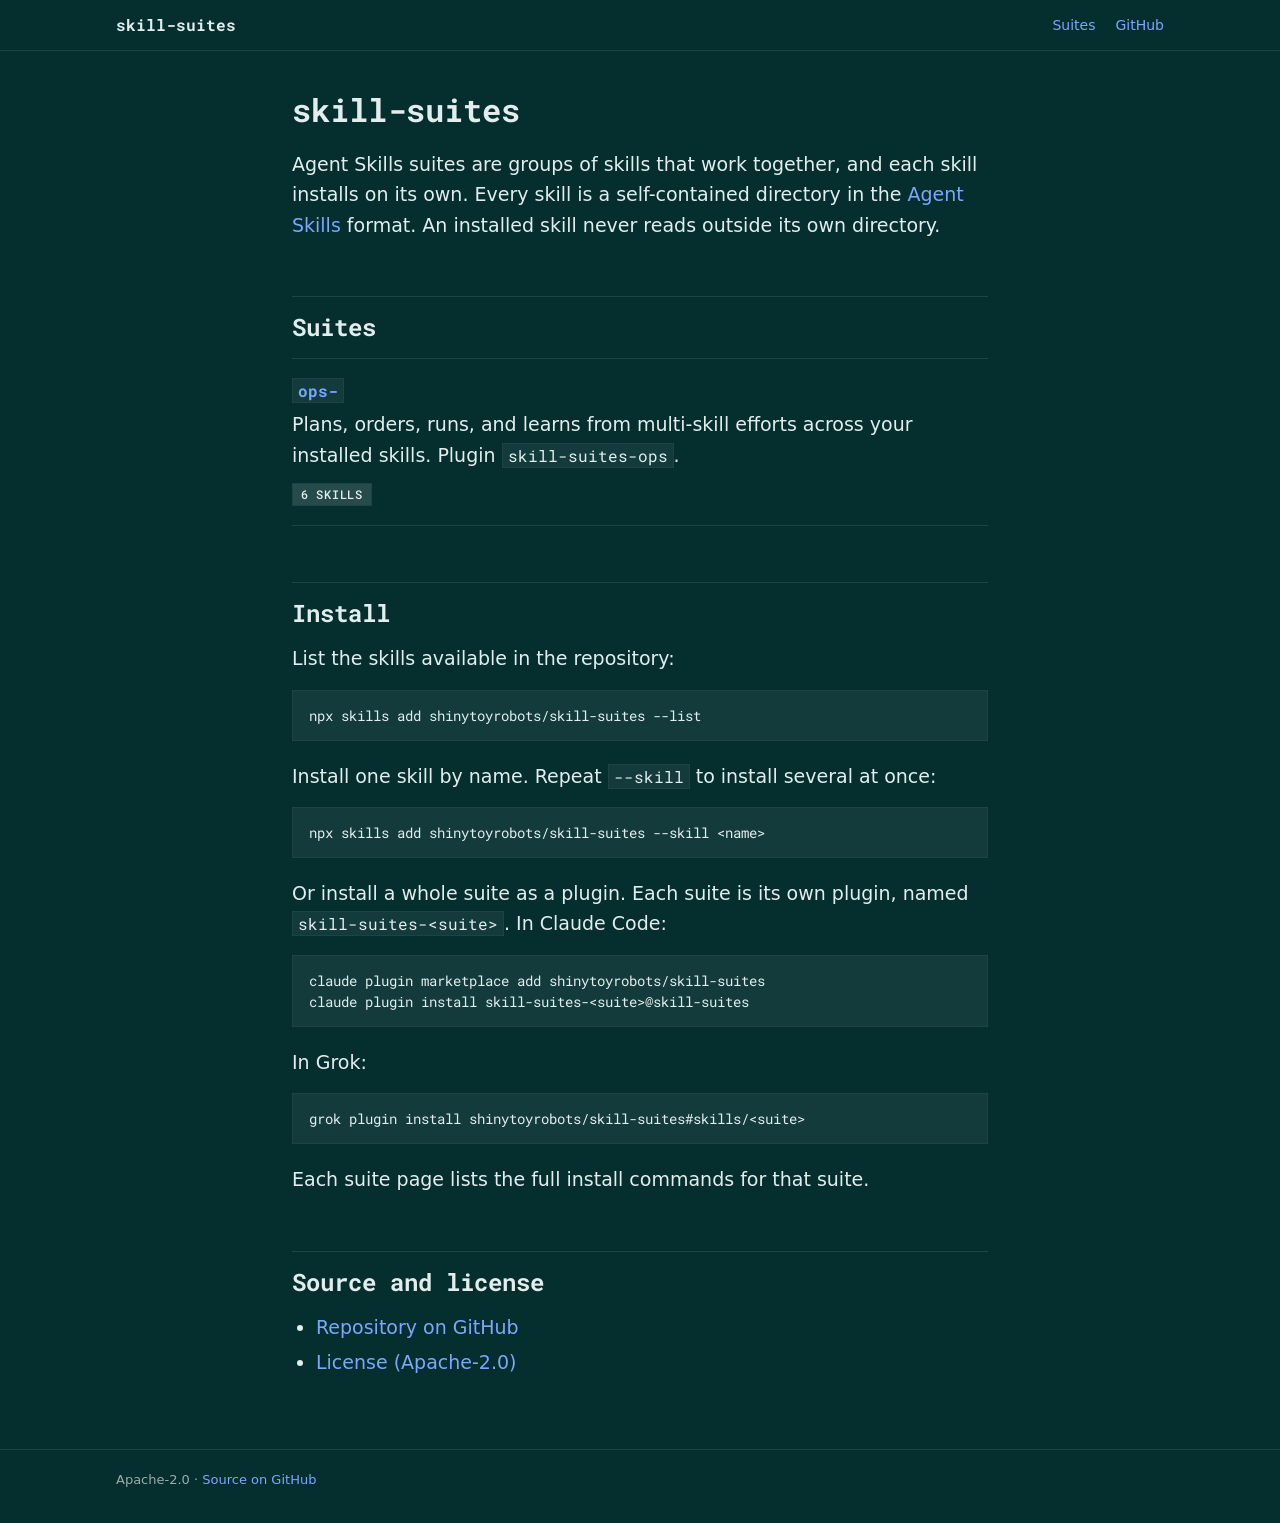
<file: index.html>
<!doctype html>
<html lang="en">
<head>
<meta charset="utf-8">
<meta name="viewport" content="width=device-width, initial-scale=1">
<title>skill-suites</title>
<meta name="description" content="Agent Skills suites: groups of skills that work together, each installable on its own.">
<link rel="preconnect" href="https://fonts.googleapis.com">
<link rel="preconnect" href="https://fonts.gstatic.com" crossorigin>
<link rel="stylesheet" href="https://fonts.googleapis.com/css2?family=Roboto+Mono:ital,wght@0,400;0,500;0,700;1,400&amp;display=swap">
<link rel="stylesheet" href="assets/site.css">
</head>
<body>
<a class="skip-link" href="#main">Skip to content</a>

<header class="topbar">
  <div class="topbar-inner">
    <a class="brand" href="./">skill-suites</a>
    <nav aria-label="Site">
      <ul>
        <li><a href="#suites">Suites</a></li>
        <li><a href="https://github.com/shinytoyrobots/skill-suites">GitHub</a></li>
      </ul>
    </nav>
  </div>
</header>

<main id="main" class="page">
  <h1>skill-suites</h1>
  <p class="lede">Agent Skills suites are groups of skills that work together, and each skill installs on its own. Every skill is a self-contained directory in the <a href="https://agentskills.io">Agent Skills</a> format. An installed skill never reads outside its own directory.</p>

  <h2 id="suites">Suites<a class="anchor" href="#suites" aria-label="Link to this section">#</a></h2>
  <!-- To add a suite: add one <li> to this list, following the ops- entry, with its plugin name (skill-suites-<suite>). Nothing else on this page changes. -->
  <ul class="suite-list">
    <li>
      <a class="suite-name" href="ops/"><code>ops-</code></a>
      <p>Plans, orders, runs, and learns from multi-skill efforts across your installed skills. Plugin <code>skill-suites-ops</code>.</p>
      <span class="label">6 skills</span>
    </li>
  </ul>

  <h2 id="install">Install<a class="anchor" href="#install" aria-label="Link to this section">#</a></h2>
  <p>List the skills available in the repository:</p>
  <pre><code class="language-sh">npx skills add shinytoyrobots/skill-suites --list</code></pre>
  <p>Install one skill by name. Repeat <code>--skill</code> to install several at once:</p>
  <pre><code class="language-sh">npx skills add shinytoyrobots/skill-suites --skill &lt;name&gt;</code></pre>
  <p>Or install a whole suite as a plugin. Each suite is its own plugin, named <code>skill-suites-&lt;suite&gt;</code>. In Claude Code:</p>
  <pre><code class="language-sh">claude plugin marketplace add shinytoyrobots/skill-suites
claude plugin install skill-suites-&lt;suite&gt;@skill-suites</code></pre>
  <p>In Grok:</p>
  <pre><code class="language-sh">grok plugin install shinytoyrobots/skill-suites#skills/&lt;suite&gt;</code></pre>
  <p>Each suite page lists the full install commands for that suite.</p>

  <h2 id="source">Source and license<a class="anchor" href="#source" aria-label="Link to this section">#</a></h2>
  <ul>
    <li><a href="https://github.com/shinytoyrobots/skill-suites">Repository on GitHub</a></li>
    <li><a href="https://github.com/shinytoyrobots/skill-suites/blob/main/LICENSE">License (Apache-2.0)</a></li>
  </ul>
</main>

<footer class="footer">
  <div class="footer-inner">
    <p>Apache-2.0 · <a href="https://github.com/shinytoyrobots/skill-suites">Source on GitHub</a></p>
  </div>
</footer>
</body>
</html>
</file>
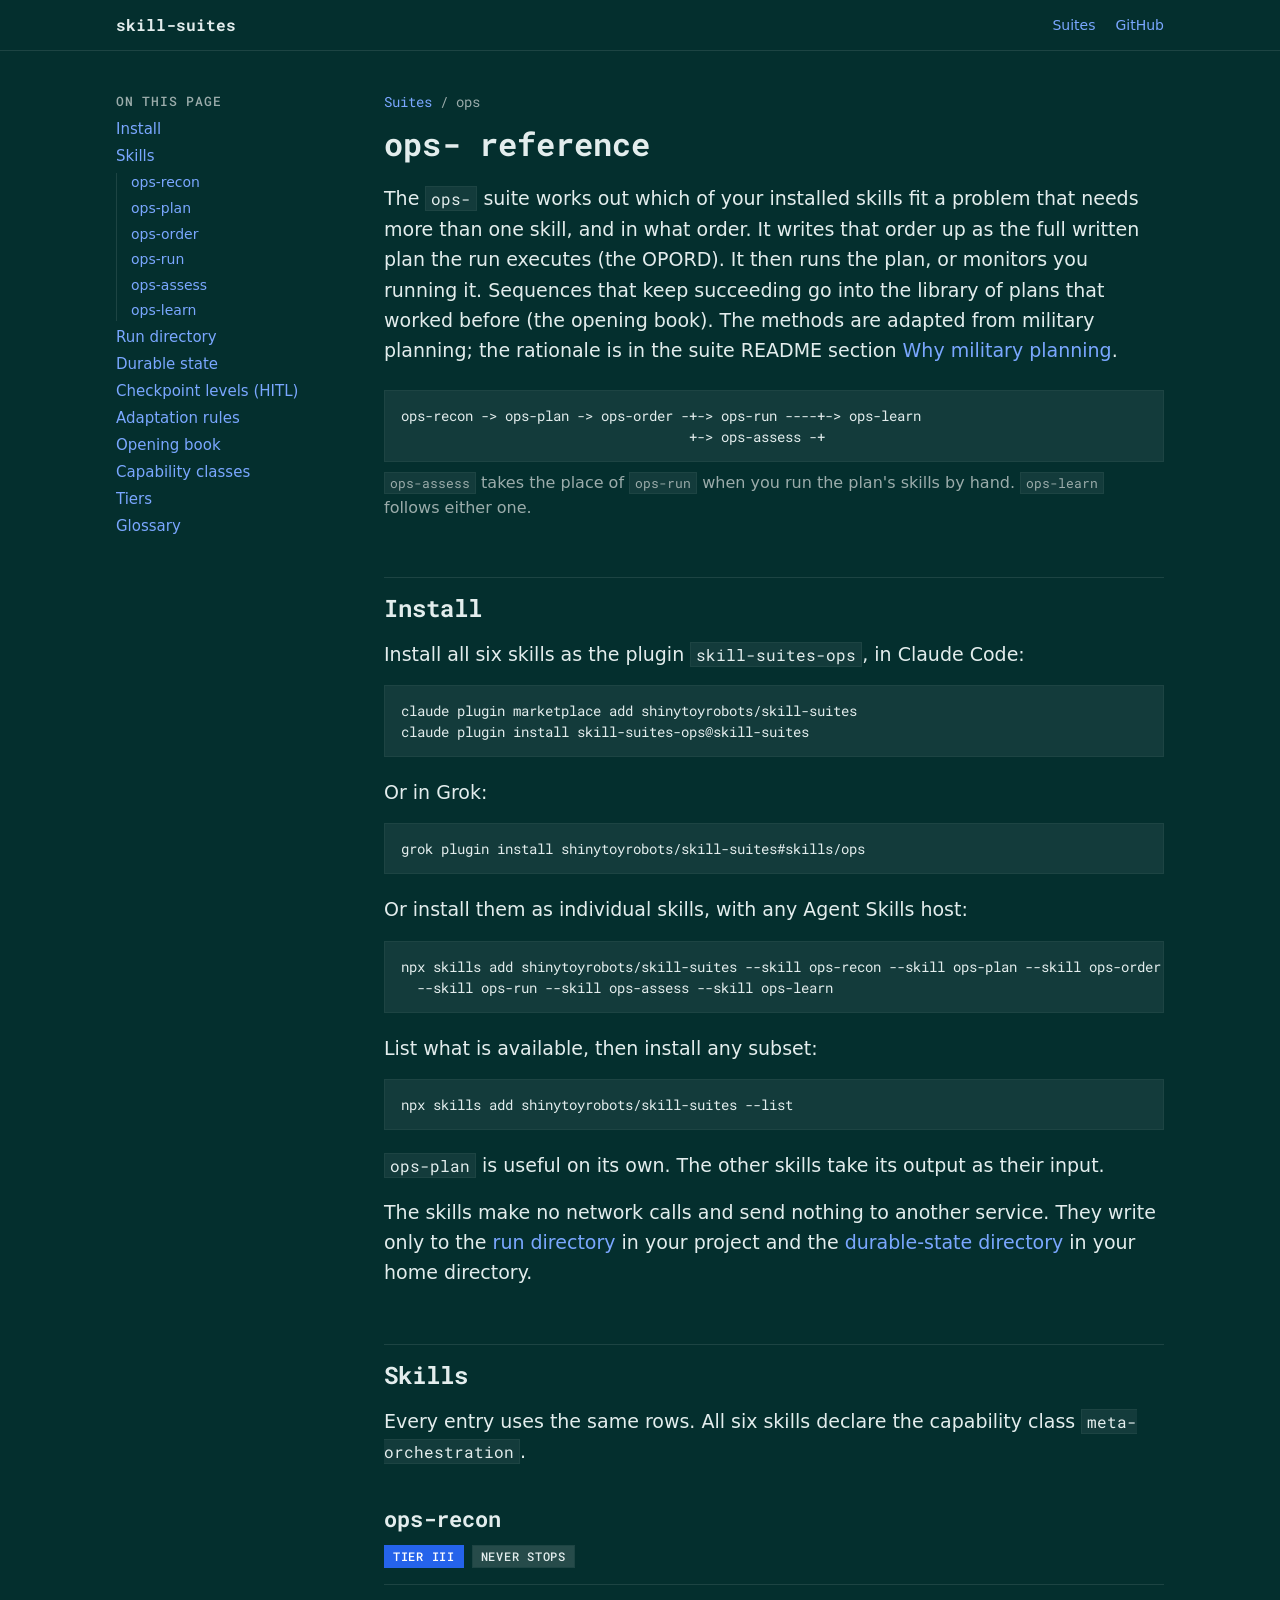
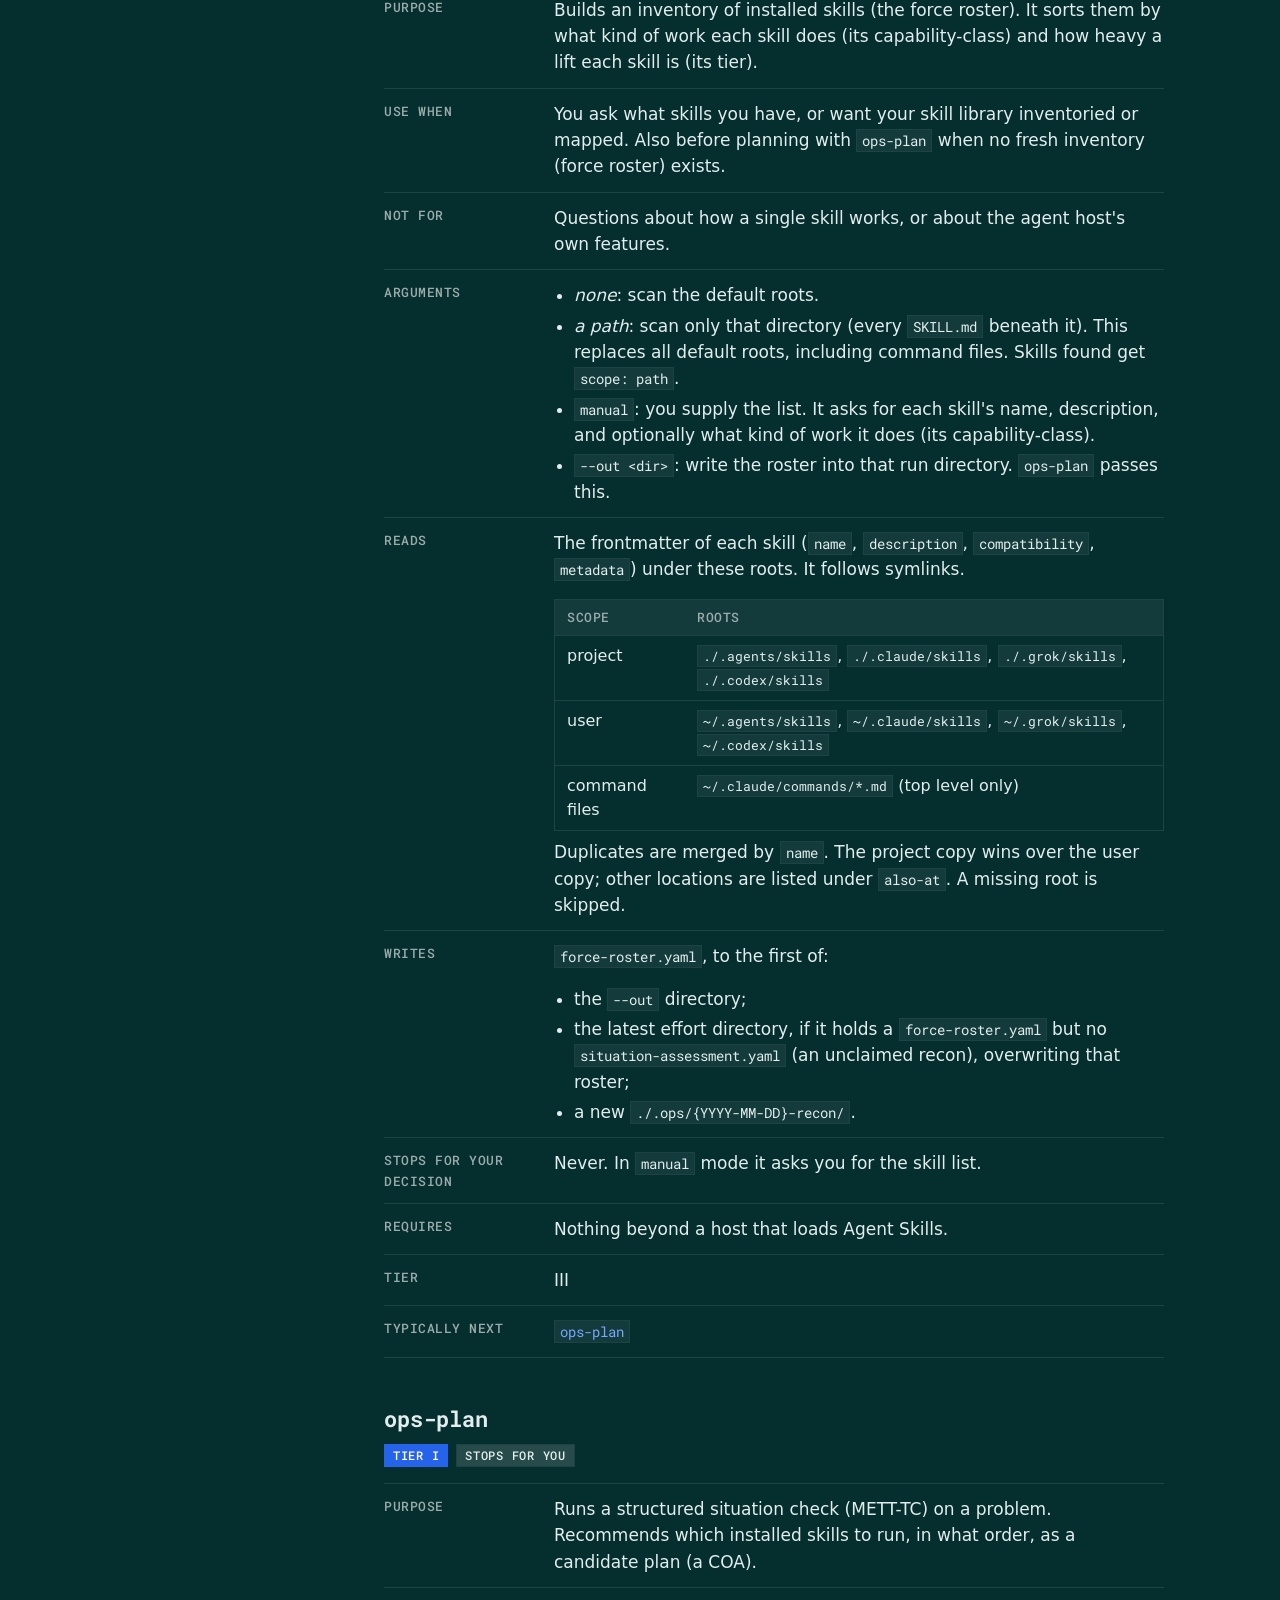
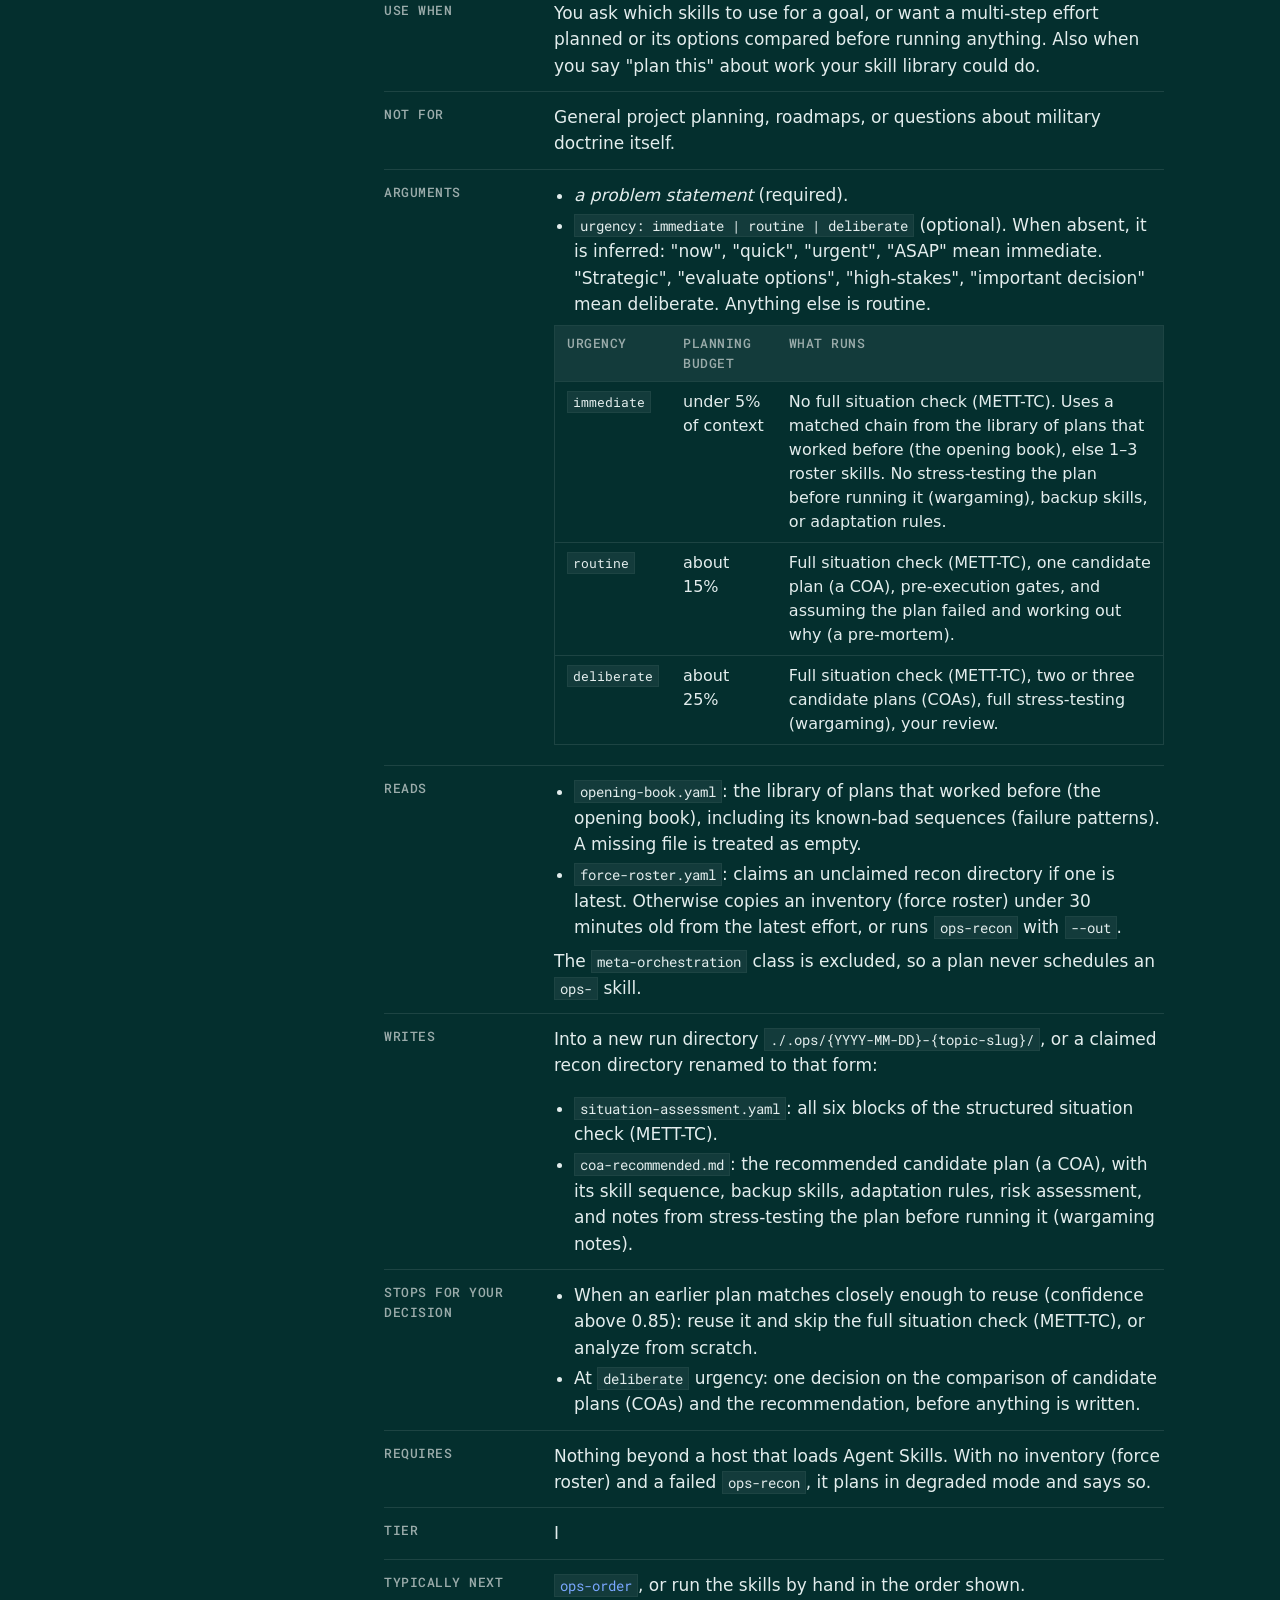
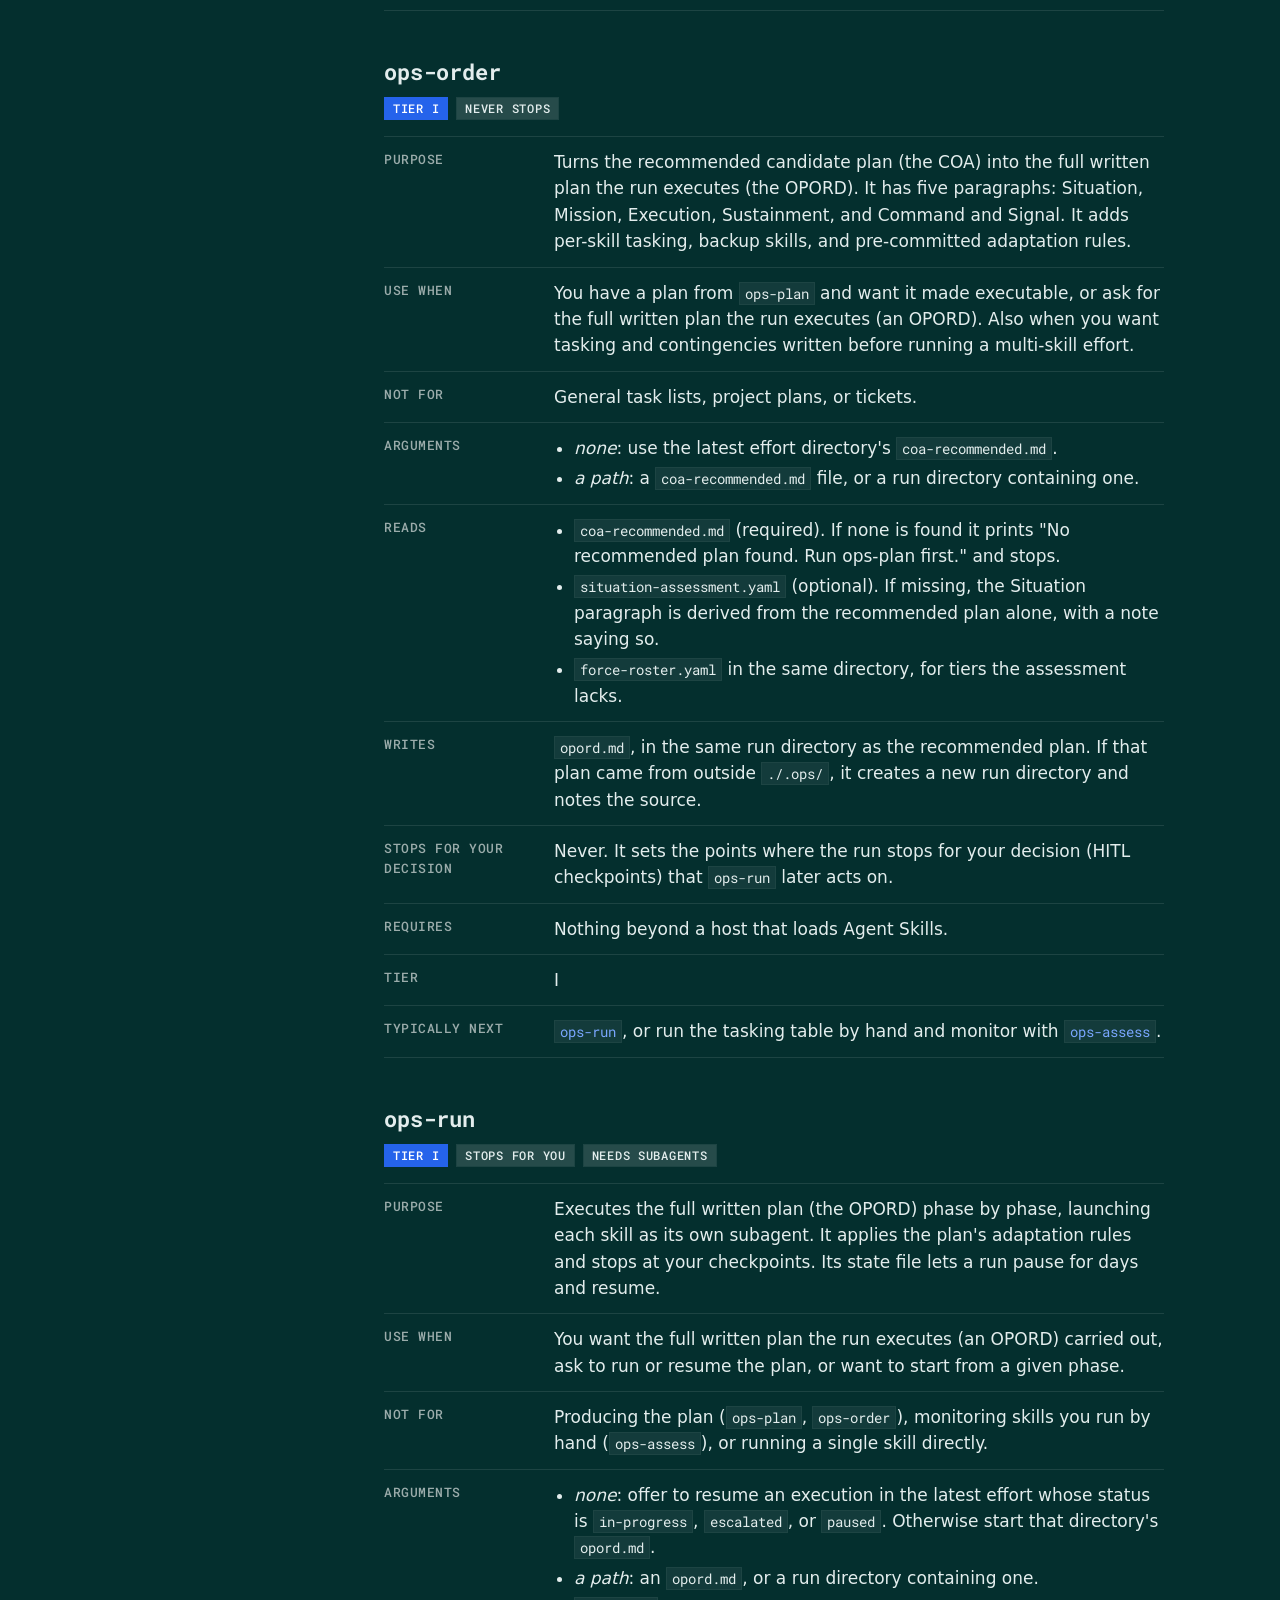
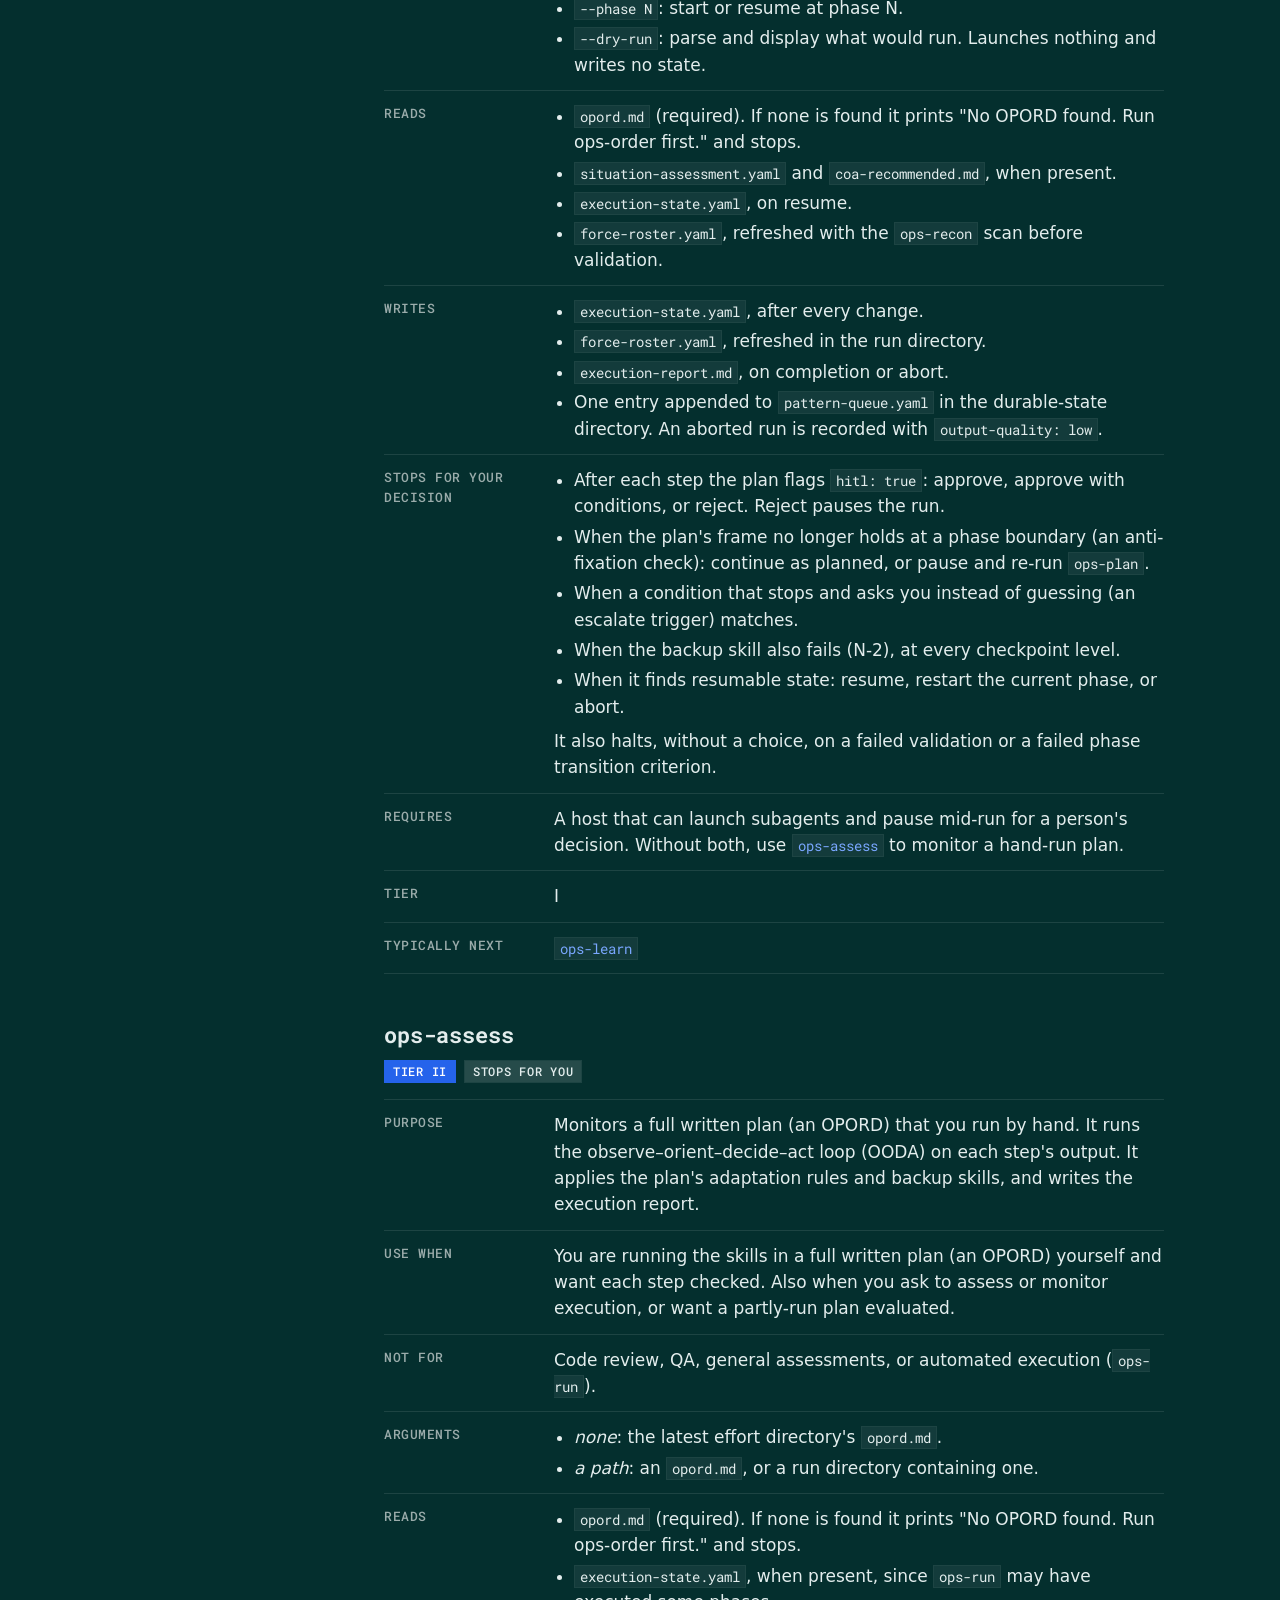
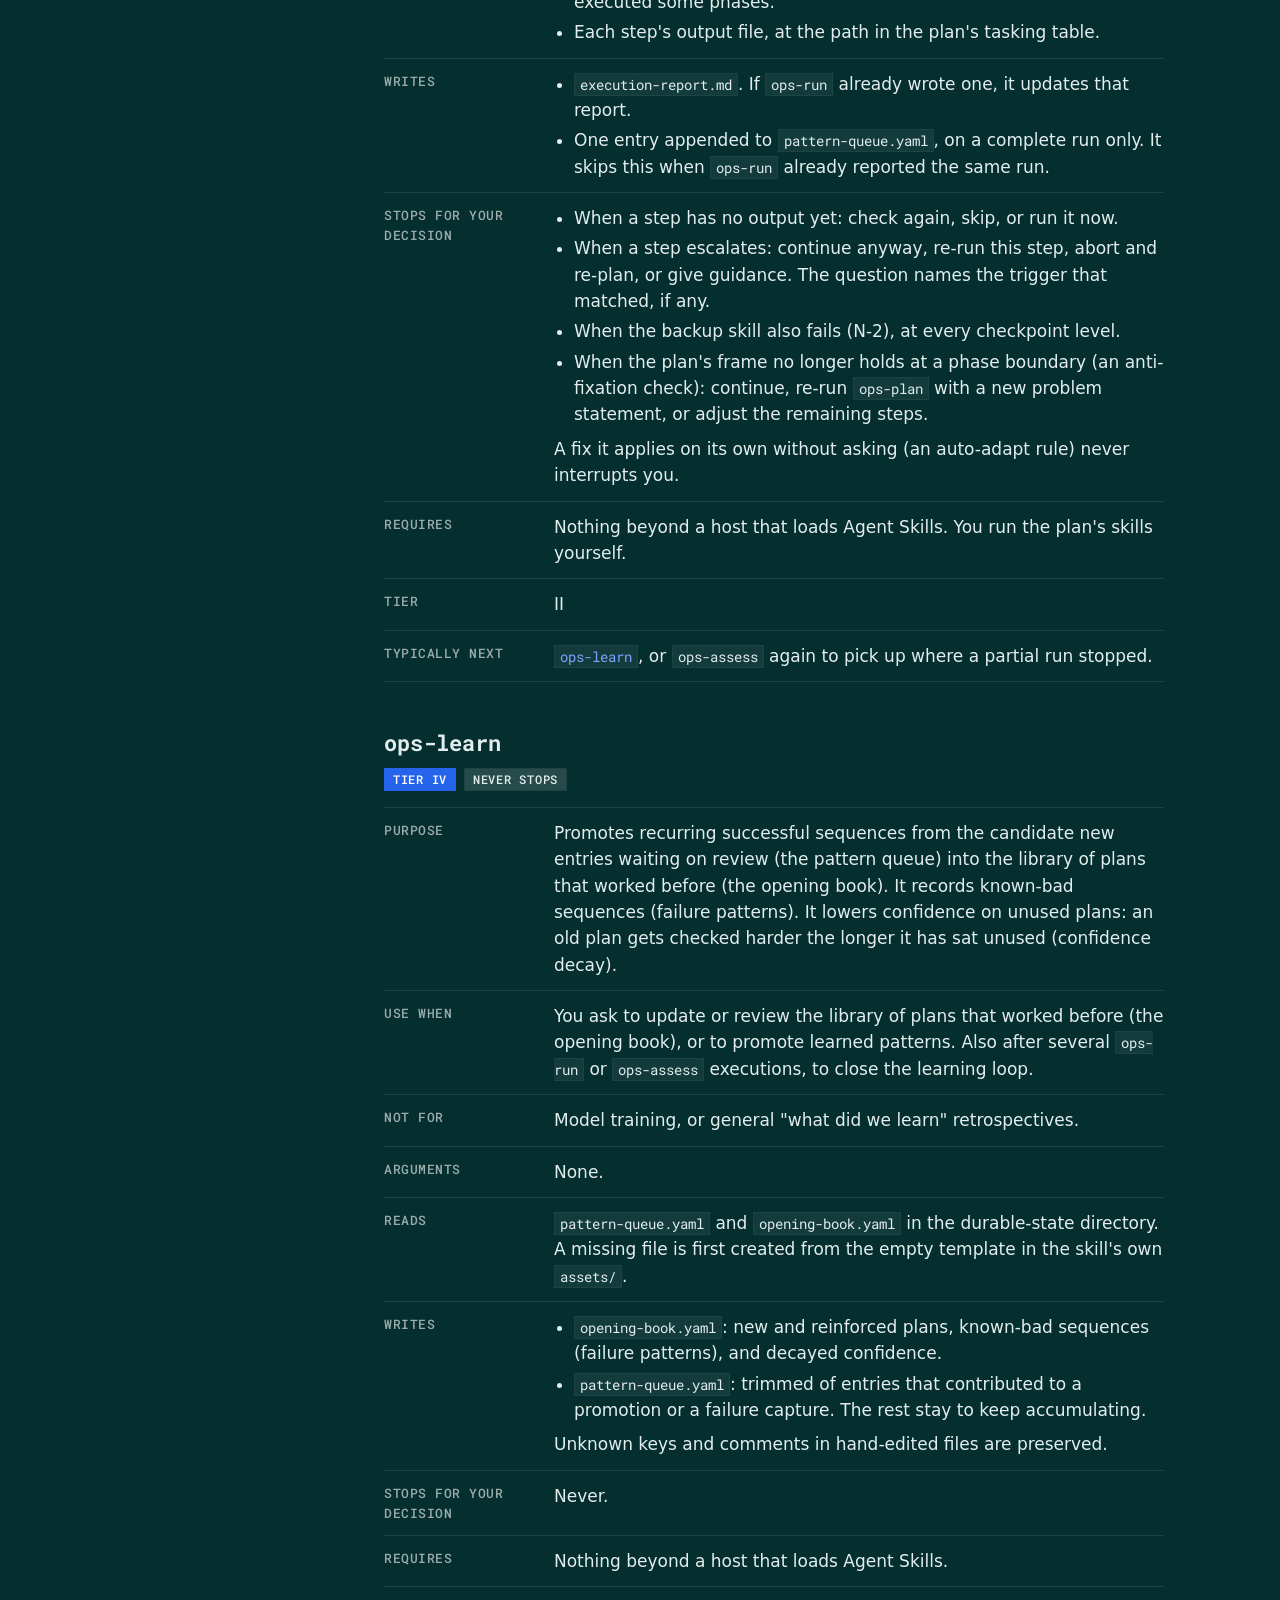
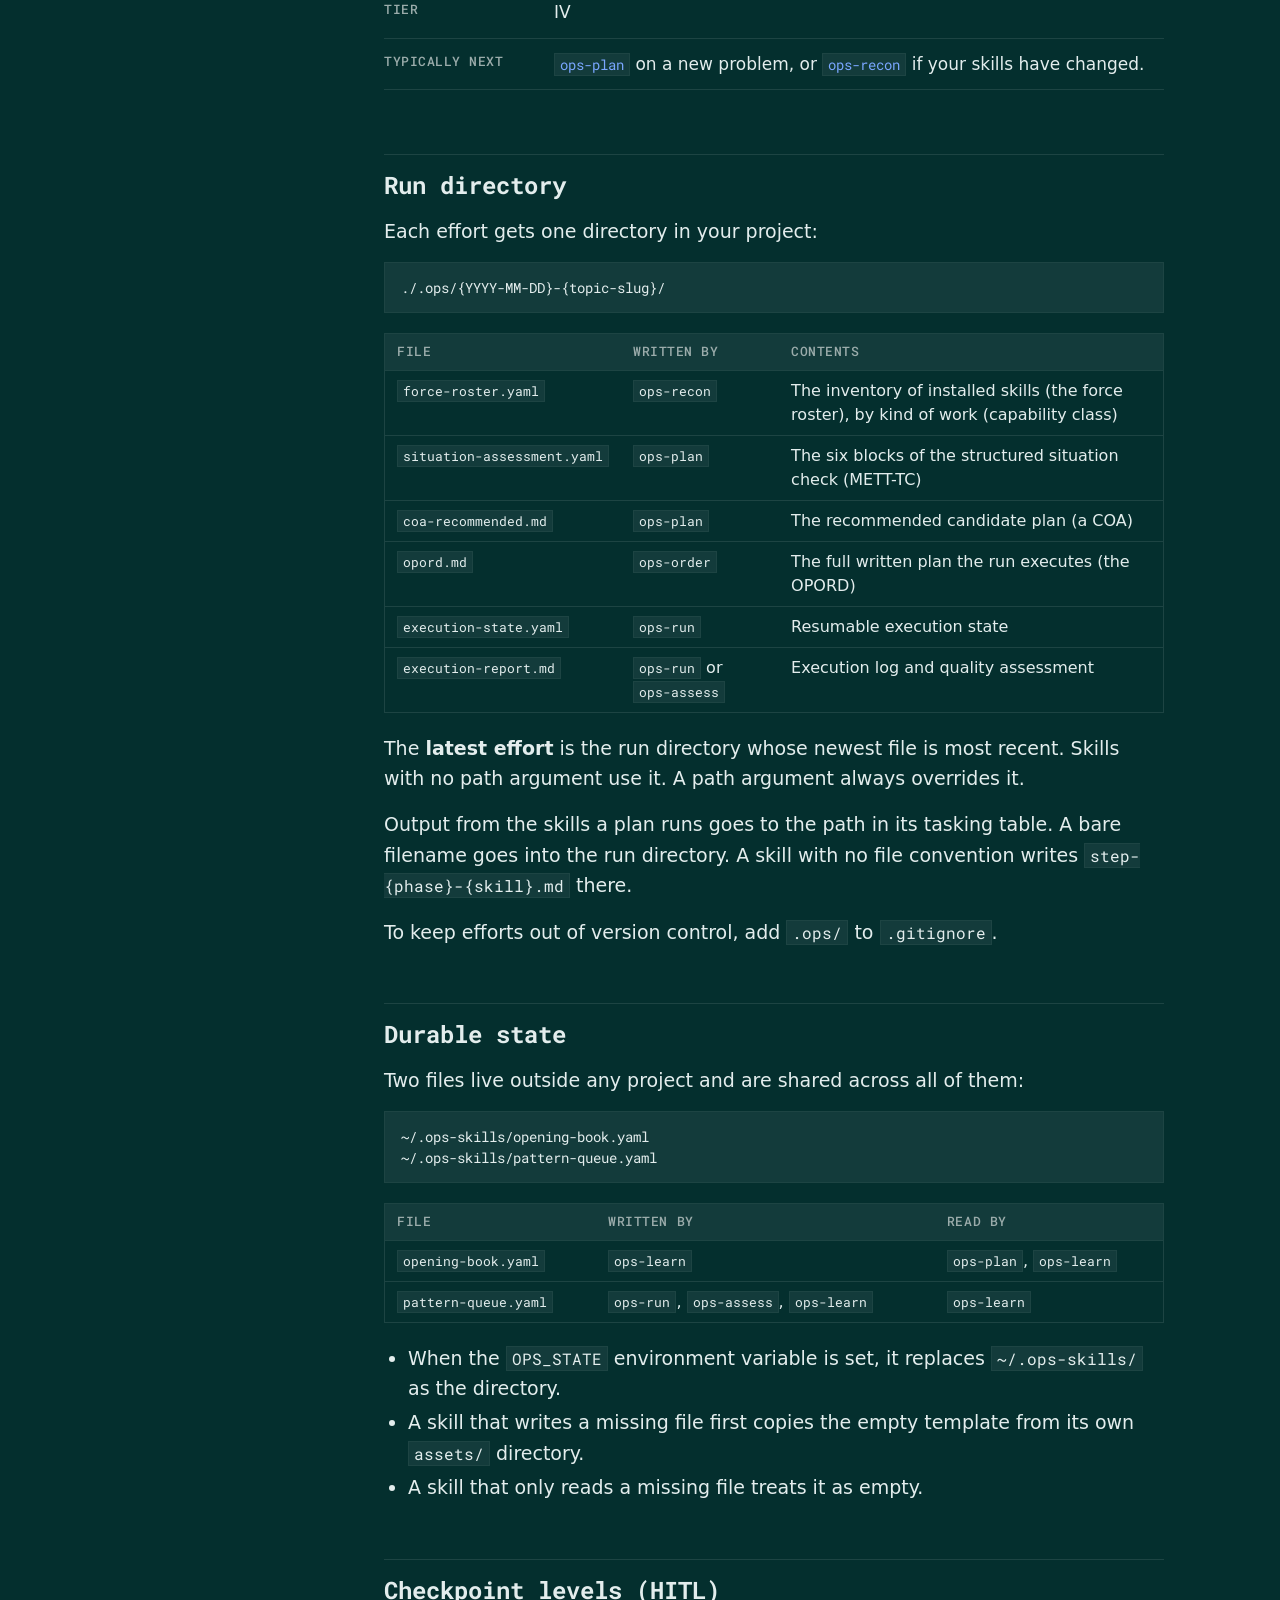
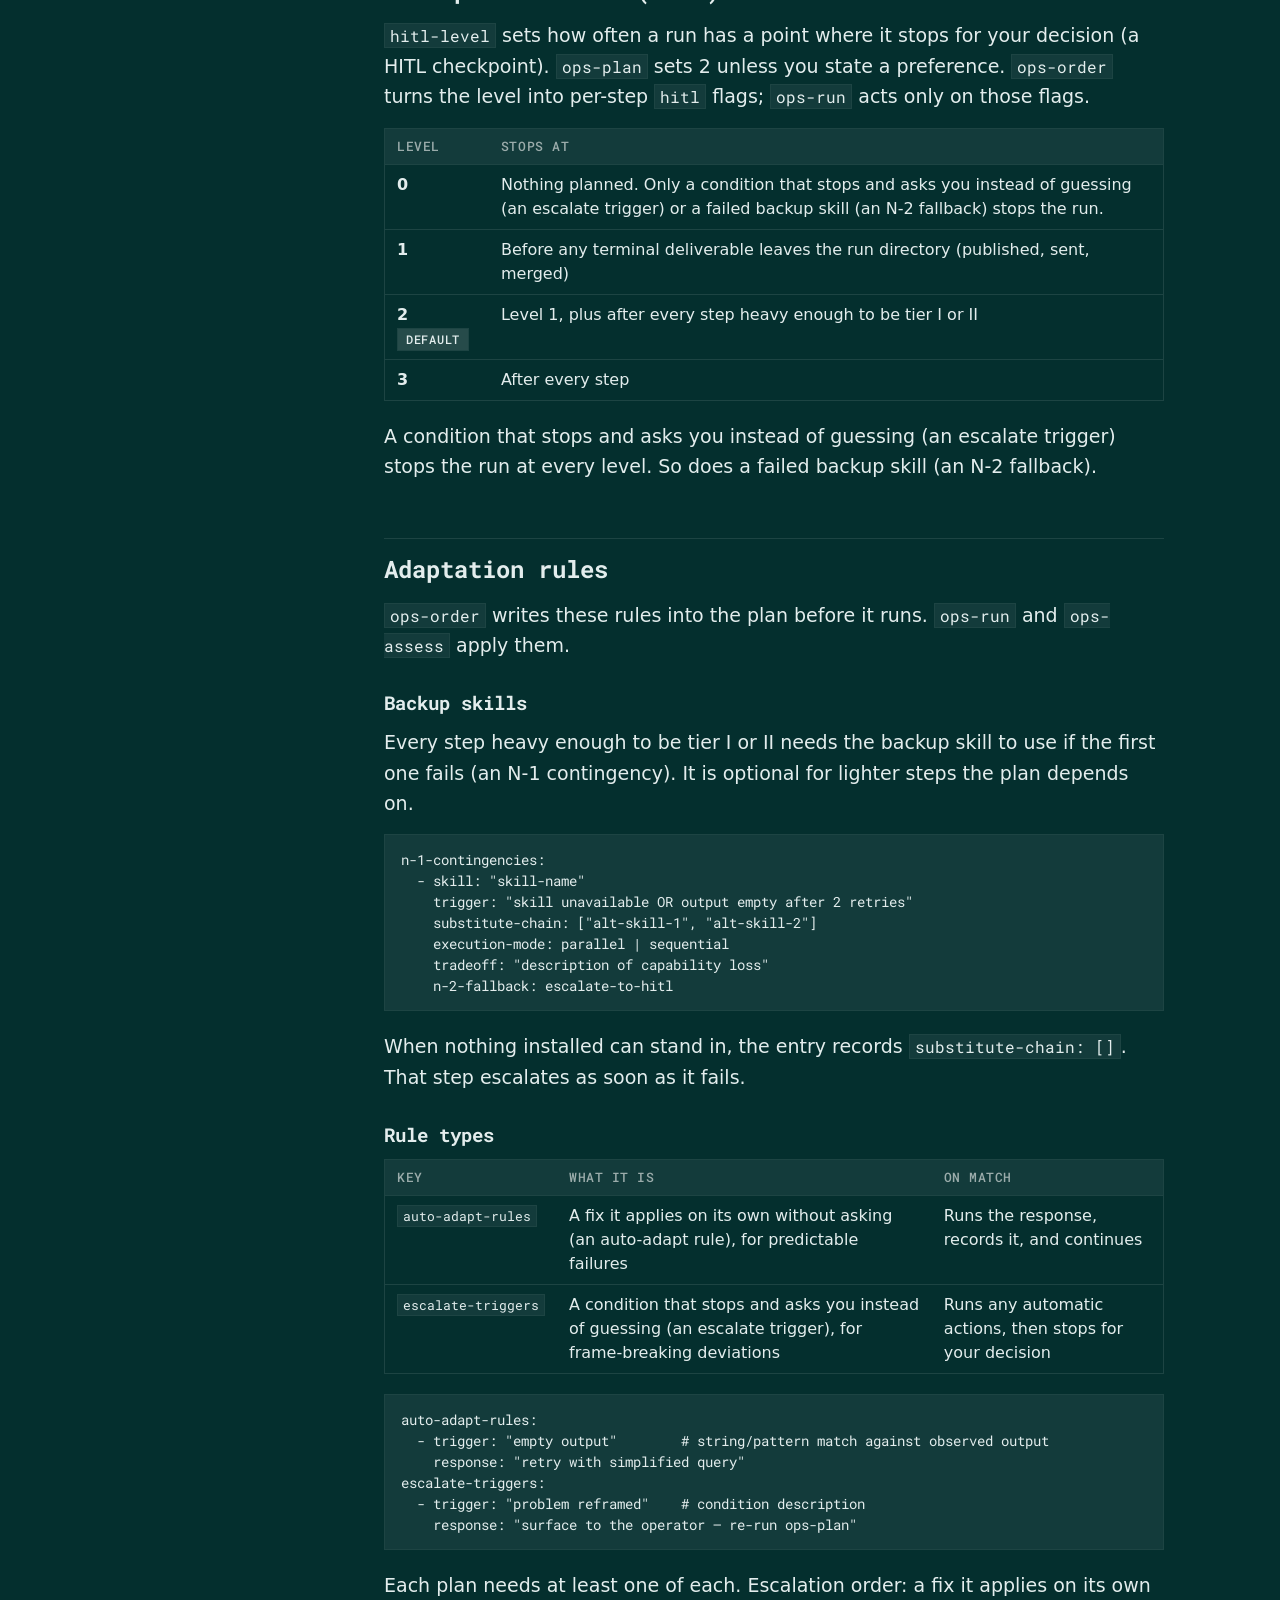
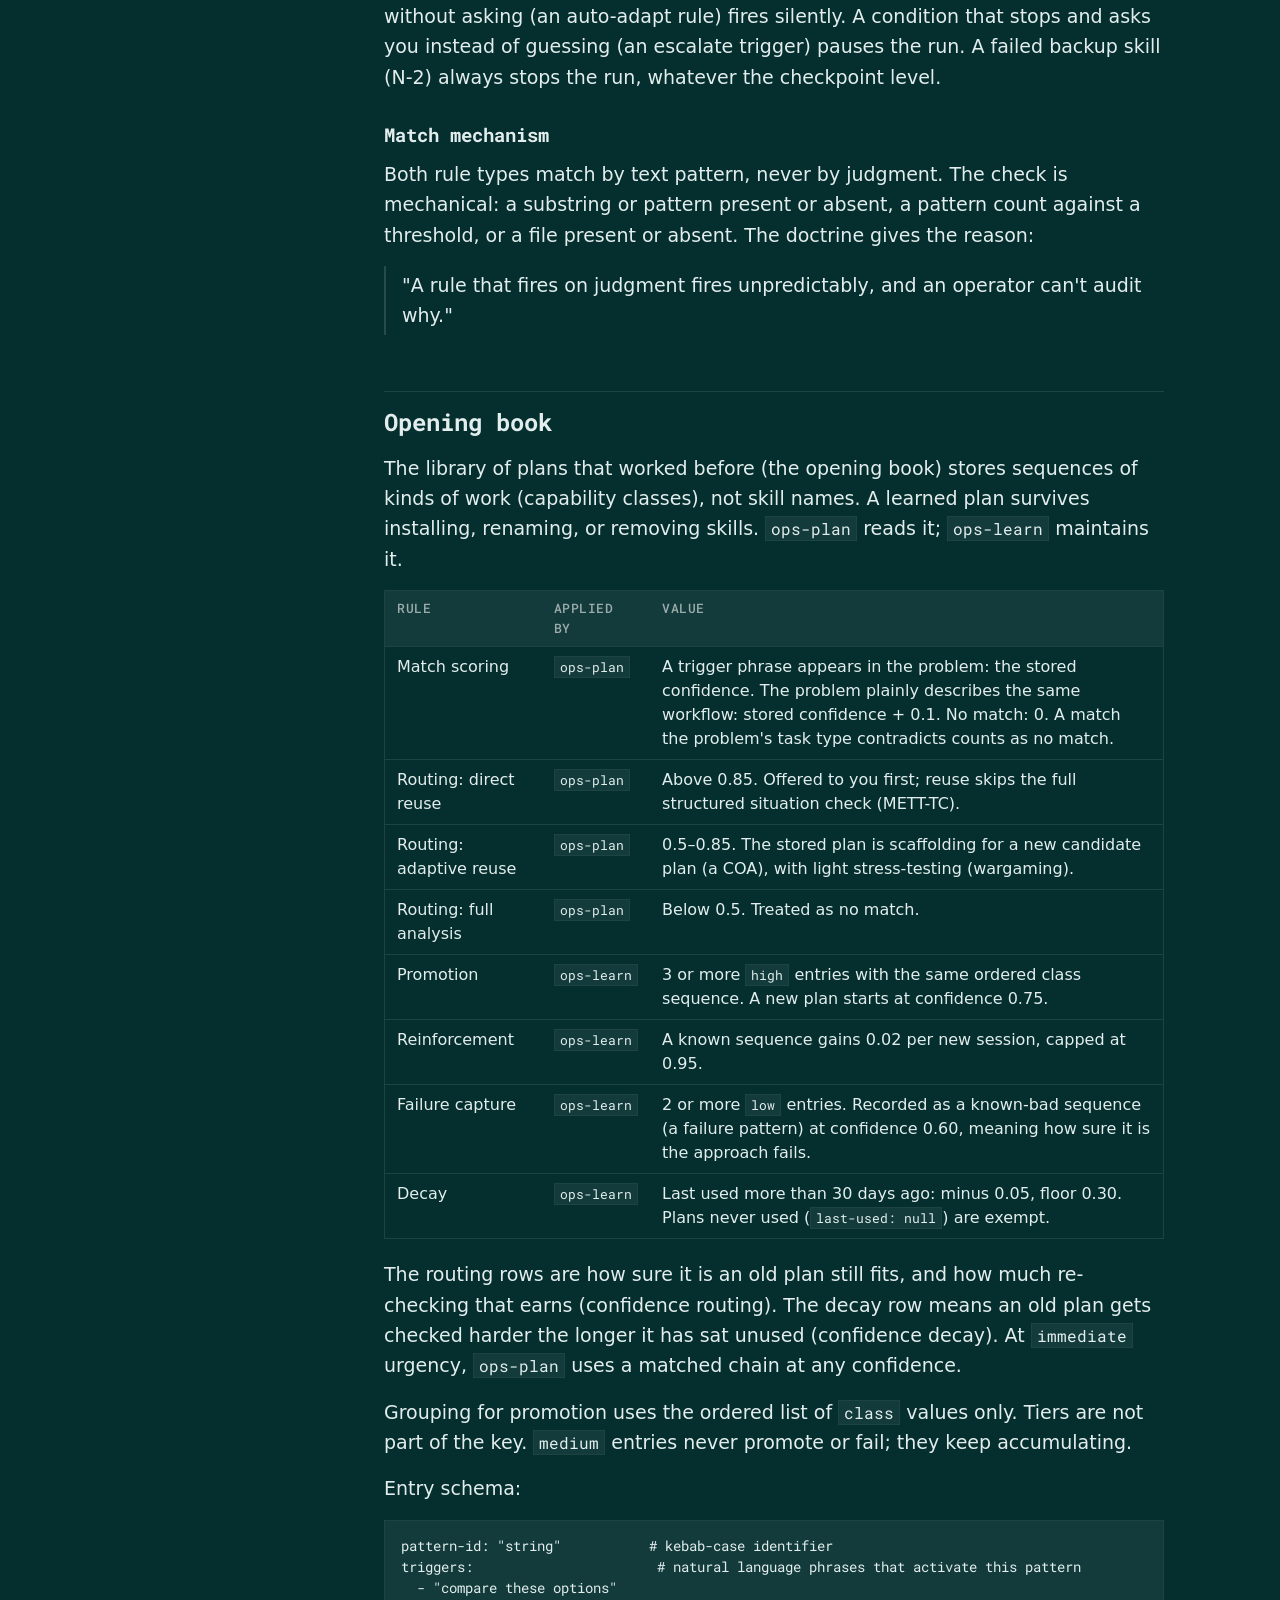
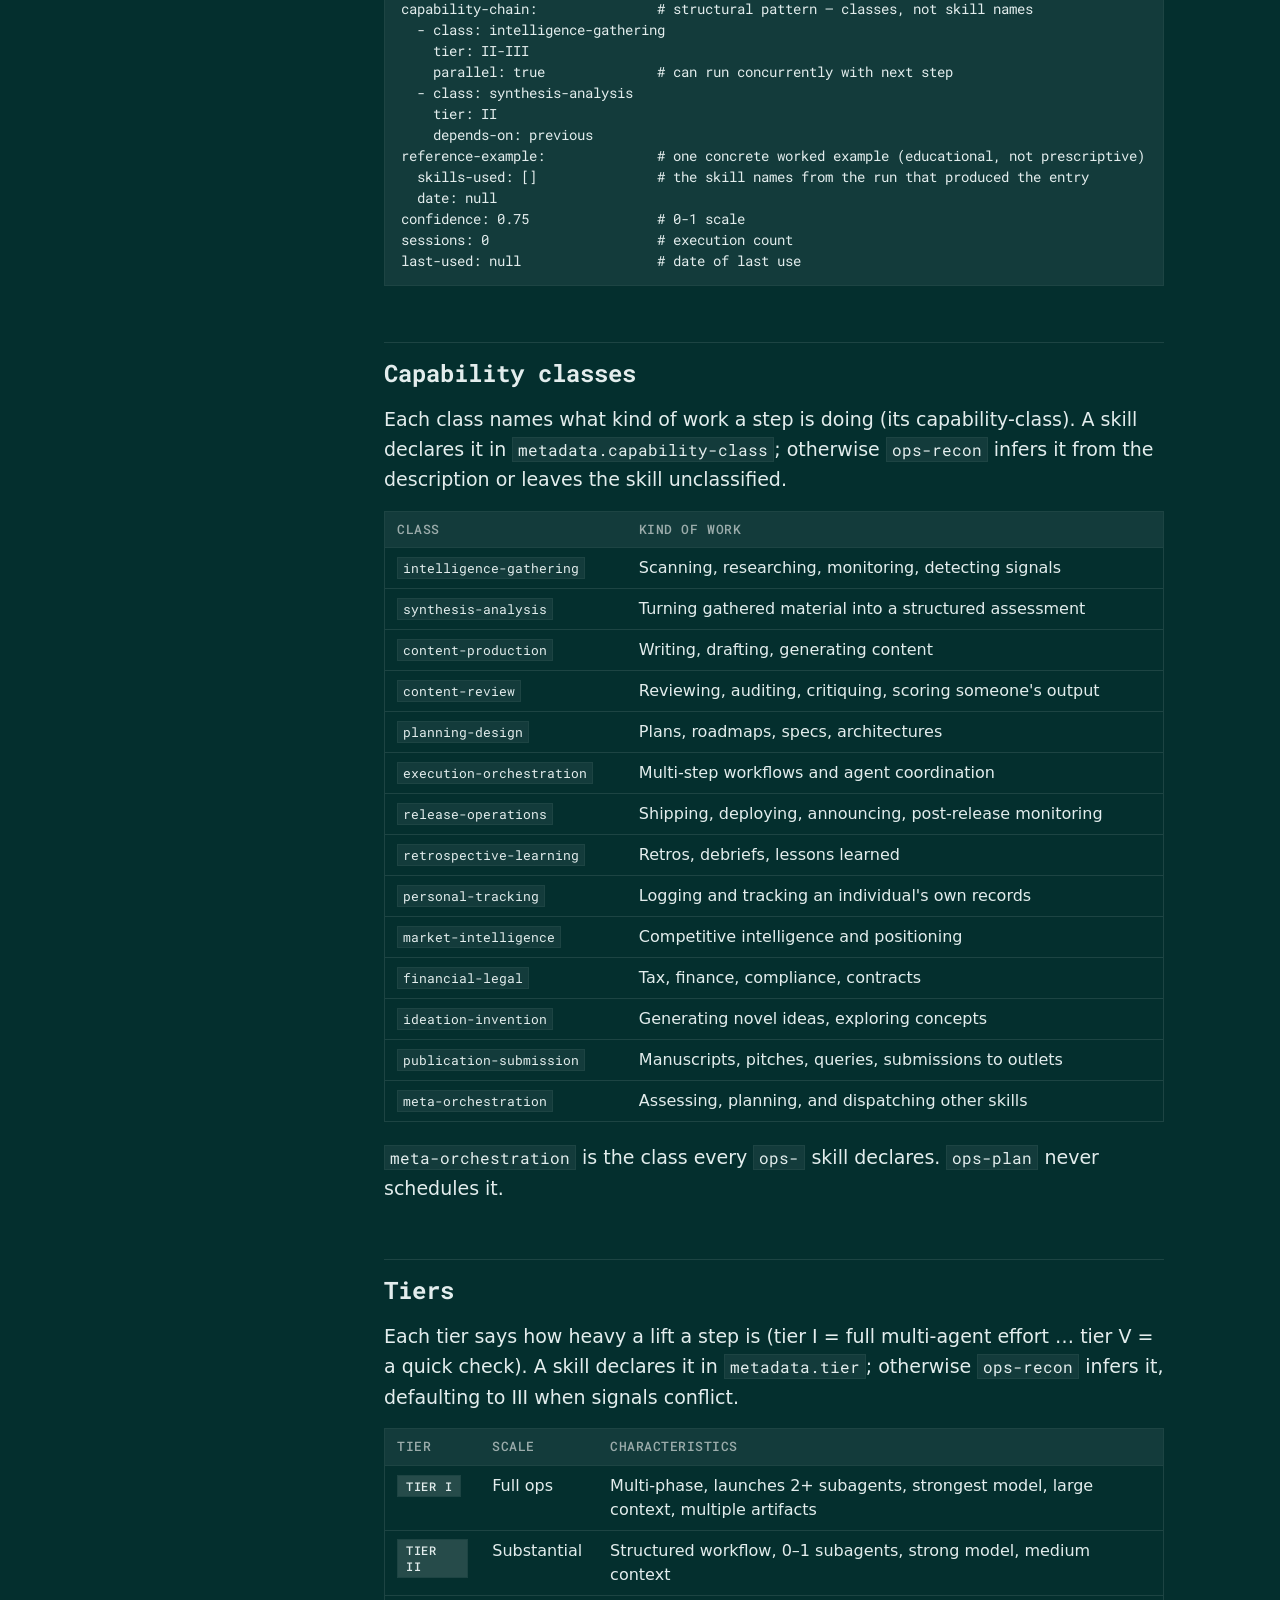
<file: ops/index.html>
<!doctype html>
<!--
  Adding a suite page:
  1. Copy this file to <suite>/index.html (for example cap/index.html).
  2. Keep the structure: breadcrumb, h1, overview, the TOC (both copies: .toc-inline and .toc-side),
     one <section> per h2 with an id, and one <article class="skill"> per skill using the same
     <dl class="entry"> rows in the same order.
  3. Add one <li> to the suite list in ../index.html.
  Links stay relative; styles come from ../assets/site.css.
-->
<html lang="en">
<head>
<meta charset="utf-8">
<meta name="viewport" content="width=device-width, initial-scale=1">
<title>ops- reference · skill-suites</title>
<meta name="description" content="Reference for the ops- Agent Skills suite: six skills that plan, order, run, and learn from multi-skill efforts across your installed skills.">
<link rel="preconnect" href="https://fonts.googleapis.com">
<link rel="preconnect" href="https://fonts.gstatic.com" crossorigin>
<link rel="stylesheet" href="https://fonts.googleapis.com/css2?family=Roboto+Mono:ital,wght@0,400;0,500;0,700;1,400&amp;display=swap">
<link rel="stylesheet" href="../assets/site.css">
</head>
<body>
<a class="skip-link" href="#main">Skip to content</a>

<header class="topbar">
  <div class="topbar-inner">
    <a class="brand" href="../">skill-suites</a>
    <nav aria-label="Site">
      <ul>
        <li><a href="../#suites">Suites</a></li>
        <li><a href="https://github.com/shinytoyrobots/skill-suites">GitHub</a></li>
      </ul>
    </nav>
  </div>
</header>

<div class="page-wide">

  <aside class="toc-side" aria-label="On this page">
    <p class="toc-title">On this page</p>
    <nav class="toc">
      <ol>
        <li><a href="#install">Install</a></li>
        <li><a href="#skills">Skills</a>
          <ol>
            <li><a href="#ops-recon">ops-recon</a></li>
            <li><a href="#ops-plan">ops-plan</a></li>
            <li><a href="#ops-order">ops-order</a></li>
            <li><a href="#ops-run">ops-run</a></li>
            <li><a href="#ops-assess">ops-assess</a></li>
            <li><a href="#ops-learn">ops-learn</a></li>
          </ol>
        </li>
        <li><a href="#run-directory">Run directory</a></li>
        <li><a href="#durable-state">Durable state</a></li>
        <li><a href="#checkpoint-levels">Checkpoint levels (HITL)</a></li>
        <li><a href="#adaptation-rules">Adaptation rules</a></li>
        <li><a href="#opening-book">Opening book</a></li>
        <li><a href="#capability-classes">Capability classes</a></li>
        <li><a href="#tiers">Tiers</a></li>
        <li><a href="#glossary">Glossary</a></li>
      </ol>
    </nav>
  </aside>

  <main id="main" class="content">

    <nav class="breadcrumb" aria-label="Breadcrumb">
      <ol>
        <li><a href="../#suites">Suites</a></li>
        <li aria-current="page">ops</li>
      </ol>
    </nav>

    <h1>ops- reference</h1>

    <p class="lede">The <code>ops-</code> suite works out which of your installed skills fit a problem that needs more than one skill, and in what order. It writes that order up as the full written plan the run executes (the OPORD). It then runs the plan, or monitors you running it. Sequences that keep succeeding go into the library of plans that worked before (the opening book). The methods are adapted from military planning; the rationale is in the suite README section <a href="https://github.com/shinytoyrobots/skill-suites/blob/main/skills/ops/README.md#why-military-planning">Why military planning</a>.</p>

    <pre class="pipeline" role="img" aria-label="Pipeline: ops-recon, then ops-plan, then ops-order, then either ops-run or ops-assess, then ops-learn."><code>ops-recon -&gt; ops-plan -&gt; ops-order -+-&gt; ops-run ----+-&gt; ops-learn
                                    +-&gt; ops-assess -+</code></pre>
    <p class="pipeline-caption"><code>ops-assess</code> takes the place of <code>ops-run</code> when you run the plan's skills by hand. <code>ops-learn</code> follows either one.</p>

    <details class="toc-inline">
      <summary>On this page</summary>
      <nav class="toc" aria-label="On this page">
        <ol>
          <li><a href="#install">Install</a></li>
          <li><a href="#skills">Skills</a>
            <ol>
              <li><a href="#ops-recon">ops-recon</a></li>
              <li><a href="#ops-plan">ops-plan</a></li>
              <li><a href="#ops-order">ops-order</a></li>
              <li><a href="#ops-run">ops-run</a></li>
              <li><a href="#ops-assess">ops-assess</a></li>
              <li><a href="#ops-learn">ops-learn</a></li>
            </ol>
          </li>
          <li><a href="#run-directory">Run directory</a></li>
          <li><a href="#durable-state">Durable state</a></li>
          <li><a href="#checkpoint-levels">Checkpoint levels (HITL)</a></li>
          <li><a href="#adaptation-rules">Adaptation rules</a></li>
          <li><a href="#opening-book">Opening book</a></li>
          <li><a href="#capability-classes">Capability classes</a></li>
          <li><a href="#tiers">Tiers</a></li>
          <li><a href="#glossary">Glossary</a></li>
        </ol>
      </nav>
    </details>

    <!-- ============================================================ -->
    <section aria-labelledby="install">
      <h2 id="install">Install<a class="anchor" href="#install" aria-label="Link to this section">#</a></h2>
      <p>Install all six skills as the plugin <code>skill-suites-ops</code>, in Claude Code:</p>
      <pre><code class="language-sh">claude plugin marketplace add shinytoyrobots/skill-suites
claude plugin install skill-suites-ops@skill-suites</code></pre>
      <p>Or in Grok:</p>
      <pre><code class="language-sh">grok plugin install shinytoyrobots/skill-suites#skills/ops</code></pre>
      <p>Or install them as individual skills, with any Agent Skills host:</p>
      <pre><code class="language-sh">npx skills add shinytoyrobots/skill-suites --skill ops-recon --skill ops-plan --skill ops-order \
  --skill ops-run --skill ops-assess --skill ops-learn</code></pre>
      <p>List what is available, then install any subset:</p>
      <pre><code class="language-sh">npx skills add shinytoyrobots/skill-suites --list</code></pre>
      <p><code>ops-plan</code> is useful on its own. The other skills take its output as their input.</p>
      <p>The skills make no network calls and send nothing to another service. They write only to the <a href="#run-directory">run directory</a> in your project and the <a href="#durable-state">durable-state directory</a> in your home directory.</p>
    </section>

    <!-- ============================================================ -->
    <section aria-labelledby="skills">
      <h2 id="skills">Skills<a class="anchor" href="#skills" aria-label="Link to this section">#</a></h2>
      <p>Every entry uses the same rows. All six skills declare the capability class <code>meta-orchestration</code>.</p>

      <!-- ops-recon -->
      <article class="skill" aria-labelledby="ops-recon">
        <h3 id="ops-recon">ops-recon<a class="anchor" href="#ops-recon" aria-label="Link to this section">#</a></h3>
        <div class="labels"><span class="label label-accent">Tier III</span><span class="label">Never stops</span></div>
        <dl class="entry">
          <dt>Purpose</dt>
          <dd>Builds an inventory of installed skills (the force roster). It sorts them by what kind of work each skill does (its capability-class) and how heavy a lift each skill is (its tier).</dd>

          <dt>Use when</dt>
          <dd>You ask what skills you have, or want your skill library inventoried or mapped. Also before planning with <code>ops-plan</code> when no fresh inventory (force roster) exists.</dd>

          <dt>Not for</dt>
          <dd>Questions about how a single skill works, or about the agent host's own features.</dd>

          <dt>Arguments</dt>
          <dd>
            <ul>
              <li><em>none</em>: scan the default roots.</li>
              <li><em>a path</em>: scan only that directory (every <code>SKILL.md</code> beneath it). This replaces all default roots, including command files. Skills found get <code>scope: path</code>.</li>
              <li><code>manual</code>: you supply the list. It asks for each skill's name, description, and optionally what kind of work it does (its capability-class).</li>
              <li><code>--out &lt;dir&gt;</code>: write the roster into that run directory. <code>ops-plan</code> passes this.</li>
            </ul>
          </dd>

          <dt>Reads</dt>
          <dd>
            <p>The frontmatter of each skill (<code>name</code>, <code>description</code>, <code>compatibility</code>, <code>metadata</code>) under these roots. It follows symlinks.</p>
            <div class="table-wrap">
              <table>
                <thead><tr><th scope="col">Scope</th><th scope="col">Roots</th></tr></thead>
                <tbody>
                  <tr><td>project</td><td><code>./.agents/skills</code>, <code>./.claude/skills</code>, <code>./.grok/skills</code>, <code>./.codex/skills</code></td></tr>
                  <tr><td>user</td><td><code>~/.agents/skills</code>, <code>~/.claude/skills</code>, <code>~/.grok/skills</code>, <code>~/.codex/skills</code></td></tr>
                  <tr><td>command files</td><td><code>~/.claude/commands/*.md</code> (top level only)</td></tr>
                </tbody>
              </table>
            </div>
            <p>Duplicates are merged by <code>name</code>. The project copy wins over the user copy; other locations are listed under <code>also-at</code>. A missing root is skipped.</p>
          </dd>

          <dt>Writes</dt>
          <dd>
            <p><code>force-roster.yaml</code>, to the first of:</p>
            <ul>
              <li>the <code>--out</code> directory;</li>
              <li>the latest effort directory, if it holds a <code>force-roster.yaml</code> but no <code>situation-assessment.yaml</code> (an unclaimed recon), overwriting that roster;</li>
              <li>a new <code>./.ops/{YYYY-MM-DD}-recon/</code>.</li>
            </ul>
          </dd>

          <dt>Stops for your decision</dt>
          <dd>Never. In <code>manual</code> mode it asks you for the skill list.</dd>

          <dt>Requires</dt>
          <dd>Nothing beyond a host that loads Agent Skills.</dd>

          <dt>Tier</dt>
          <dd>III</dd>

          <dt>Typically next</dt>
          <dd><a href="#ops-plan"><code>ops-plan</code></a></dd>
        </dl>
      </article>

      <!-- ops-plan -->
      <article class="skill" aria-labelledby="ops-plan">
        <h3 id="ops-plan">ops-plan<a class="anchor" href="#ops-plan" aria-label="Link to this section">#</a></h3>
        <div class="labels"><span class="label label-accent">Tier I</span><span class="label">Stops for you</span></div>
        <dl class="entry">
          <dt>Purpose</dt>
          <dd>Runs a structured situation check (METT-TC) on a problem. Recommends which installed skills to run, in what order, as a candidate plan (a COA).</dd>

          <dt>Use when</dt>
          <dd>You ask which skills to use for a goal, or want a multi-step effort planned or its options compared before running anything. Also when you say "plan this" about work your skill library could do.</dd>

          <dt>Not for</dt>
          <dd>General project planning, roadmaps, or questions about military doctrine itself.</dd>

          <dt>Arguments</dt>
          <dd>
            <ul>
              <li><em>a problem statement</em> (required).</li>
              <li><code>urgency: immediate | routine | deliberate</code> (optional). When absent, it is inferred: "now", "quick", "urgent", "ASAP" mean immediate. "Strategic", "evaluate options", "high-stakes", "important decision" mean deliberate. Anything else is routine.</li>
            </ul>
            <div class="table-wrap">
              <table>
                <thead><tr><th scope="col">Urgency</th><th scope="col">Planning budget</th><th scope="col">What runs</th></tr></thead>
                <tbody>
                  <tr><td><code>immediate</code></td><td>under 5% of context</td><td>No full situation check (METT-TC). Uses a matched chain from the library of plans that worked before (the opening book), else 1–3 roster skills. No stress-testing the plan before running it (wargaming), backup skills, or adaptation rules.</td></tr>
                  <tr><td><code>routine</code></td><td>about 15%</td><td>Full situation check (METT-TC), one candidate plan (a COA), pre-execution gates, and assuming the plan failed and working out why (a pre-mortem).</td></tr>
                  <tr><td><code>deliberate</code></td><td>about 25%</td><td>Full situation check (METT-TC), two or three candidate plans (COAs), full stress-testing (wargaming), your review.</td></tr>
                </tbody>
              </table>
            </div>
          </dd>

          <dt>Reads</dt>
          <dd>
            <ul>
              <li><code>opening-book.yaml</code>: the library of plans that worked before (the opening book), including its known-bad sequences (failure patterns). A missing file is treated as empty.</li>
              <li><code>force-roster.yaml</code>: claims an unclaimed recon directory if one is latest. Otherwise copies an inventory (force roster) under 30 minutes old from the latest effort, or runs <code>ops-recon</code> with <code>--out</code>.</li>
            </ul>
            <p>The <code>meta-orchestration</code> class is excluded, so a plan never schedules an <code>ops-</code> skill.</p>
          </dd>

          <dt>Writes</dt>
          <dd>
            <p>Into a new run directory <code>./.ops/{YYYY-MM-DD}-{topic-slug}/</code>, or a claimed recon directory renamed to that form:</p>
            <ul>
              <li><code>situation-assessment.yaml</code>: all six blocks of the structured situation check (METT-TC).</li>
              <li><code>coa-recommended.md</code>: the recommended candidate plan (a COA), with its skill sequence, backup skills, adaptation rules, risk assessment, and notes from stress-testing the plan before running it (wargaming notes).</li>
            </ul>
          </dd>

          <dt>Stops for your decision</dt>
          <dd>
            <ul>
              <li>When an earlier plan matches closely enough to reuse (confidence above 0.85): reuse it and skip the full situation check (METT-TC), or analyze from scratch.</li>
              <li>At <code>deliberate</code> urgency: one decision on the comparison of candidate plans (COAs) and the recommendation, before anything is written.</li>
            </ul>
          </dd>

          <dt>Requires</dt>
          <dd>Nothing beyond a host that loads Agent Skills. With no inventory (force roster) and a failed <code>ops-recon</code>, it plans in degraded mode and says so.</dd>

          <dt>Tier</dt>
          <dd>I</dd>

          <dt>Typically next</dt>
          <dd><a href="#ops-order"><code>ops-order</code></a>, or run the skills by hand in the order shown.</dd>
        </dl>
      </article>

      <!-- ops-order -->
      <article class="skill" aria-labelledby="ops-order">
        <h3 id="ops-order">ops-order<a class="anchor" href="#ops-order" aria-label="Link to this section">#</a></h3>
        <div class="labels"><span class="label label-accent">Tier I</span><span class="label">Never stops</span></div>
        <dl class="entry">
          <dt>Purpose</dt>
          <dd>Turns the recommended candidate plan (the COA) into the full written plan the run executes (the OPORD). It has five paragraphs: Situation, Mission, Execution, Sustainment, and Command and Signal. It adds per-skill tasking, backup skills, and pre-committed adaptation rules.</dd>

          <dt>Use when</dt>
          <dd>You have a plan from <code>ops-plan</code> and want it made executable, or ask for the full written plan the run executes (an OPORD). Also when you want tasking and contingencies written before running a multi-skill effort.</dd>

          <dt>Not for</dt>
          <dd>General task lists, project plans, or tickets.</dd>

          <dt>Arguments</dt>
          <dd>
            <ul>
              <li><em>none</em>: use the latest effort directory's <code>coa-recommended.md</code>.</li>
              <li><em>a path</em>: a <code>coa-recommended.md</code> file, or a run directory containing one.</li>
            </ul>
          </dd>

          <dt>Reads</dt>
          <dd>
            <ul>
              <li><code>coa-recommended.md</code> (required). If none is found it prints "No recommended plan found. Run ops-plan first." and stops.</li>
              <li><code>situation-assessment.yaml</code> (optional). If missing, the Situation paragraph is derived from the recommended plan alone, with a note saying so.</li>
              <li><code>force-roster.yaml</code> in the same directory, for tiers the assessment lacks.</li>
            </ul>
          </dd>

          <dt>Writes</dt>
          <dd><code>opord.md</code>, in the same run directory as the recommended plan. If that plan came from outside <code>./.ops/</code>, it creates a new run directory and notes the source.</dd>

          <dt>Stops for your decision</dt>
          <dd>Never. It sets the points where the run stops for your decision (HITL checkpoints) that <code>ops-run</code> later acts on.</dd>

          <dt>Requires</dt>
          <dd>Nothing beyond a host that loads Agent Skills.</dd>

          <dt>Tier</dt>
          <dd>I</dd>

          <dt>Typically next</dt>
          <dd><a href="#ops-run"><code>ops-run</code></a>, or run the tasking table by hand and monitor with <a href="#ops-assess"><code>ops-assess</code></a>.</dd>
        </dl>
      </article>

      <!-- ops-run -->
      <article class="skill" aria-labelledby="ops-run">
        <h3 id="ops-run">ops-run<a class="anchor" href="#ops-run" aria-label="Link to this section">#</a></h3>
        <div class="labels"><span class="label label-accent">Tier I</span><span class="label">Stops for you</span><span class="label">Needs subagents</span></div>
        <dl class="entry">
          <dt>Purpose</dt>
          <dd>Executes the full written plan (the OPORD) phase by phase, launching each skill as its own subagent. It applies the plan's adaptation rules and stops at your checkpoints. Its state file lets a run pause for days and resume.</dd>

          <dt>Use when</dt>
          <dd>You want the full written plan the run executes (an OPORD) carried out, ask to run or resume the plan, or want to start from a given phase.</dd>

          <dt>Not for</dt>
          <dd>Producing the plan (<code>ops-plan</code>, <code>ops-order</code>), monitoring skills you run by hand (<code>ops-assess</code>), or running a single skill directly.</dd>

          <dt>Arguments</dt>
          <dd>
            <ul>
              <li><em>none</em>: offer to resume an execution in the latest effort whose status is <code>in-progress</code>, <code>escalated</code>, or <code>paused</code>. Otherwise start that directory's <code>opord.md</code>.</li>
              <li><em>a path</em>: an <code>opord.md</code>, or a run directory containing one.</li>
              <li><code>--phase N</code>: start or resume at phase N.</li>
              <li><code>--dry-run</code>: parse and display what would run. Launches nothing and writes no state.</li>
            </ul>
          </dd>

          <dt>Reads</dt>
          <dd>
            <ul>
              <li><code>opord.md</code> (required). If none is found it prints "No OPORD found. Run ops-order first." and stops.</li>
              <li><code>situation-assessment.yaml</code> and <code>coa-recommended.md</code>, when present.</li>
              <li><code>execution-state.yaml</code>, on resume.</li>
              <li><code>force-roster.yaml</code>, refreshed with the <code>ops-recon</code> scan before validation.</li>
            </ul>
          </dd>

          <dt>Writes</dt>
          <dd>
            <ul>
              <li><code>execution-state.yaml</code>, after every change.</li>
              <li><code>force-roster.yaml</code>, refreshed in the run directory.</li>
              <li><code>execution-report.md</code>, on completion or abort.</li>
              <li>One entry appended to <code>pattern-queue.yaml</code> in the durable-state directory. An aborted run is recorded with <code>output-quality: low</code>.</li>
            </ul>
          </dd>

          <dt>Stops for your decision</dt>
          <dd>
            <ul>
              <li>After each step the plan flags <code>hitl: true</code>: approve, approve with conditions, or reject. Reject pauses the run.</li>
              <li>When the plan's frame no longer holds at a phase boundary (an anti-fixation check): continue as planned, or pause and re-run <code>ops-plan</code>.</li>
              <li>When a condition that stops and asks you instead of guessing (an escalate trigger) matches.</li>
              <li>When the backup skill also fails (N-2), at every checkpoint level.</li>
              <li>When it finds resumable state: resume, restart the current phase, or abort.</li>
            </ul>
            <p>It also halts, without a choice, on a failed validation or a failed phase transition criterion.</p>
          </dd>

          <dt>Requires</dt>
          <dd>A host that can launch subagents and pause mid-run for a person's decision. Without both, use <a href="#ops-assess"><code>ops-assess</code></a> to monitor a hand-run plan.</dd>

          <dt>Tier</dt>
          <dd>I</dd>

          <dt>Typically next</dt>
          <dd><a href="#ops-learn"><code>ops-learn</code></a></dd>
        </dl>
      </article>

      <!-- ops-assess -->
      <article class="skill" aria-labelledby="ops-assess">
        <h3 id="ops-assess">ops-assess<a class="anchor" href="#ops-assess" aria-label="Link to this section">#</a></h3>
        <div class="labels"><span class="label label-accent">Tier II</span><span class="label">Stops for you</span></div>
        <dl class="entry">
          <dt>Purpose</dt>
          <dd>Monitors a full written plan (an OPORD) that you run by hand. It runs the observe–orient–decide–act loop (OODA) on each step's output. It applies the plan's adaptation rules and backup skills, and writes the execution report.</dd>

          <dt>Use when</dt>
          <dd>You are running the skills in a full written plan (an OPORD) yourself and want each step checked. Also when you ask to assess or monitor execution, or want a partly-run plan evaluated.</dd>

          <dt>Not for</dt>
          <dd>Code review, QA, general assessments, or automated execution (<code>ops-run</code>).</dd>

          <dt>Arguments</dt>
          <dd>
            <ul>
              <li><em>none</em>: the latest effort directory's <code>opord.md</code>.</li>
              <li><em>a path</em>: an <code>opord.md</code>, or a run directory containing one.</li>
            </ul>
          </dd>

          <dt>Reads</dt>
          <dd>
            <ul>
              <li><code>opord.md</code> (required). If none is found it prints "No OPORD found. Run ops-order first." and stops.</li>
              <li><code>execution-state.yaml</code>, when present, since <code>ops-run</code> may have executed some phases.</li>
              <li>Each step's output file, at the path in the plan's tasking table.</li>
            </ul>
          </dd>

          <dt>Writes</dt>
          <dd>
            <ul>
              <li><code>execution-report.md</code>. If <code>ops-run</code> already wrote one, it updates that report.</li>
              <li>One entry appended to <code>pattern-queue.yaml</code>, on a complete run only. It skips this when <code>ops-run</code> already reported the same run.</li>
            </ul>
          </dd>

          <dt>Stops for your decision</dt>
          <dd>
            <ul>
              <li>When a step has no output yet: check again, skip, or run it now.</li>
              <li>When a step escalates: continue anyway, re-run this step, abort and re-plan, or give guidance. The question names the trigger that matched, if any.</li>
              <li>When the backup skill also fails (N-2), at every checkpoint level.</li>
              <li>When the plan's frame no longer holds at a phase boundary (an anti-fixation check): continue, re-run <code>ops-plan</code> with a new problem statement, or adjust the remaining steps.</li>
            </ul>
            <p>A fix it applies on its own without asking (an auto-adapt rule) never interrupts you.</p>
          </dd>

          <dt>Requires</dt>
          <dd>Nothing beyond a host that loads Agent Skills. You run the plan's skills yourself.</dd>

          <dt>Tier</dt>
          <dd>II</dd>

          <dt>Typically next</dt>
          <dd><a href="#ops-learn"><code>ops-learn</code></a>, or <code>ops-assess</code> again to pick up where a partial run stopped.</dd>
        </dl>
      </article>

      <!-- ops-learn -->
      <article class="skill" aria-labelledby="ops-learn">
        <h3 id="ops-learn">ops-learn<a class="anchor" href="#ops-learn" aria-label="Link to this section">#</a></h3>
        <div class="labels"><span class="label label-accent">Tier IV</span><span class="label">Never stops</span></div>
        <dl class="entry">
          <dt>Purpose</dt>
          <dd>Promotes recurring successful sequences from the candidate new entries waiting on review (the pattern queue) into the library of plans that worked before (the opening book). It records known-bad sequences (failure patterns). It lowers confidence on unused plans: an old plan gets checked harder the longer it has sat unused (confidence decay).</dd>

          <dt>Use when</dt>
          <dd>You ask to update or review the library of plans that worked before (the opening book), or to promote learned patterns. Also after several <code>ops-run</code> or <code>ops-assess</code> executions, to close the learning loop.</dd>

          <dt>Not for</dt>
          <dd>Model training, or general "what did we learn" retrospectives.</dd>

          <dt>Arguments</dt>
          <dd>None.</dd>

          <dt>Reads</dt>
          <dd><code>pattern-queue.yaml</code> and <code>opening-book.yaml</code> in the durable-state directory. A missing file is first created from the empty template in the skill's own <code>assets/</code>.</dd>

          <dt>Writes</dt>
          <dd>
            <ul>
              <li><code>opening-book.yaml</code>: new and reinforced plans, known-bad sequences (failure patterns), and decayed confidence.</li>
              <li><code>pattern-queue.yaml</code>: trimmed of entries that contributed to a promotion or a failure capture. The rest stay to keep accumulating.</li>
            </ul>
            <p>Unknown keys and comments in hand-edited files are preserved.</p>
          </dd>

          <dt>Stops for your decision</dt>
          <dd>Never.</dd>

          <dt>Requires</dt>
          <dd>Nothing beyond a host that loads Agent Skills.</dd>

          <dt>Tier</dt>
          <dd>IV</dd>

          <dt>Typically next</dt>
          <dd><a href="#ops-plan"><code>ops-plan</code></a> on a new problem, or <a href="#ops-recon"><code>ops-recon</code></a> if your skills have changed.</dd>
        </dl>
      </article>
    </section>

    <!-- ============================================================ -->
    <section aria-labelledby="run-directory">
      <h2 id="run-directory">Run directory<a class="anchor" href="#run-directory" aria-label="Link to this section">#</a></h2>
      <p>Each effort gets one directory in your project:</p>
      <pre><code class="language-text">./.ops/{YYYY-MM-DD}-{topic-slug}/</code></pre>
      <div class="table-wrap">
        <table>
          <thead><tr><th scope="col">File</th><th scope="col">Written by</th><th scope="col">Contents</th></tr></thead>
          <tbody>
            <tr><td><code>force-roster.yaml</code></td><td><code>ops-recon</code></td><td>The inventory of installed skills (the force roster), by kind of work (capability class)</td></tr>
            <tr><td><code>situation-assessment.yaml</code></td><td><code>ops-plan</code></td><td>The six blocks of the structured situation check (METT-TC)</td></tr>
            <tr><td><code>coa-recommended.md</code></td><td><code>ops-plan</code></td><td>The recommended candidate plan (a COA)</td></tr>
            <tr><td><code>opord.md</code></td><td><code>ops-order</code></td><td>The full written plan the run executes (the OPORD)</td></tr>
            <tr><td><code>execution-state.yaml</code></td><td><code>ops-run</code></td><td>Resumable execution state</td></tr>
            <tr><td><code>execution-report.md</code></td><td><code>ops-run</code> or <code>ops-assess</code></td><td>Execution log and quality assessment</td></tr>
          </tbody>
        </table>
      </div>
      <p>The <strong>latest effort</strong> is the run directory whose newest file is most recent. Skills with no path argument use it. A path argument always overrides it.</p>
      <p>Output from the skills a plan runs goes to the path in its tasking table. A bare filename goes into the run directory. A skill with no file convention writes <code>step-{phase}-{skill}.md</code> there.</p>
      <p>To keep efforts out of version control, add <code>.ops/</code> to <code>.gitignore</code>.</p>
    </section>

    <!-- ============================================================ -->
    <section aria-labelledby="durable-state">
      <h2 id="durable-state">Durable state<a class="anchor" href="#durable-state" aria-label="Link to this section">#</a></h2>
      <p>Two files live outside any project and are shared across all of them:</p>
      <pre><code class="language-text">~/.ops-skills/opening-book.yaml
~/.ops-skills/pattern-queue.yaml</code></pre>
      <div class="table-wrap">
        <table>
          <thead><tr><th scope="col">File</th><th scope="col">Written by</th><th scope="col">Read by</th></tr></thead>
          <tbody>
            <tr><td><code>opening-book.yaml</code></td><td><code>ops-learn</code></td><td><code>ops-plan</code>, <code>ops-learn</code></td></tr>
            <tr><td><code>pattern-queue.yaml</code></td><td><code>ops-run</code>, <code>ops-assess</code>, <code>ops-learn</code></td><td><code>ops-learn</code></td></tr>
          </tbody>
        </table>
      </div>
      <ul>
        <li>When the <code>OPS_STATE</code> environment variable is set, it replaces <code>~/.ops-skills/</code> as the directory.</li>
        <li>A skill that writes a missing file first copies the empty template from its own <code>assets/</code> directory.</li>
        <li>A skill that only reads a missing file treats it as empty.</li>
      </ul>
    </section>

    <!-- ============================================================ -->
    <section aria-labelledby="checkpoint-levels">
      <h2 id="checkpoint-levels">Checkpoint levels (HITL)<a class="anchor" href="#checkpoint-levels" aria-label="Link to this section">#</a></h2>
      <p><code>hitl-level</code> sets how often a run has a point where it stops for your decision (a HITL checkpoint). <code>ops-plan</code> sets 2 unless you state a preference. <code>ops-order</code> turns the level into per-step <code>hitl</code> flags; <code>ops-run</code> acts only on those flags.</p>
      <div class="table-wrap">
        <table>
          <thead><tr><th scope="col">Level</th><th scope="col">Stops at</th></tr></thead>
          <tbody>
            <tr><td><strong>0</strong></td><td>Nothing planned. Only a condition that stops and asks you instead of guessing (an escalate trigger) or a failed backup skill (an N-2 fallback) stops the run.</td></tr>
            <tr><td><strong>1</strong></td><td>Before any terminal deliverable leaves the run directory (published, sent, merged)</td></tr>
            <tr><td><strong>2</strong> <span class="label">Default</span></td><td>Level 1, plus after every step heavy enough to be tier I or II</td></tr>
            <tr><td><strong>3</strong></td><td>After every step</td></tr>
          </tbody>
        </table>
      </div>
      <p>A condition that stops and asks you instead of guessing (an escalate trigger) stops the run at every level. So does a failed backup skill (an N-2 fallback).</p>
    </section>

    <!-- ============================================================ -->
    <section aria-labelledby="adaptation-rules">
      <h2 id="adaptation-rules">Adaptation rules<a class="anchor" href="#adaptation-rules" aria-label="Link to this section">#</a></h2>
      <p><code>ops-order</code> writes these rules into the plan before it runs. <code>ops-run</code> and <code>ops-assess</code> apply them.</p>

      <h3 id="backup-skills">Backup skills<a class="anchor" href="#backup-skills" aria-label="Link to this section">#</a></h3>
      <p>Every step heavy enough to be tier I or II needs the backup skill to use if the first one fails (an N-1 contingency). It is optional for lighter steps the plan depends on.</p>
      <pre><code class="language-yaml">n-1-contingencies:
  - skill: "skill-name"
    trigger: "skill unavailable OR output empty after 2 retries"
    substitute-chain: ["alt-skill-1", "alt-skill-2"]
    execution-mode: parallel | sequential
    tradeoff: "description of capability loss"
    n-2-fallback: escalate-to-hitl</code></pre>
      <p>When nothing installed can stand in, the entry records <code>substitute-chain: []</code>. That step escalates as soon as it fails.</p>

      <h3 id="rule-types">Rule types<a class="anchor" href="#rule-types" aria-label="Link to this section">#</a></h3>
      <div class="table-wrap">
        <table>
          <thead><tr><th scope="col">Key</th><th scope="col">What it is</th><th scope="col">On match</th></tr></thead>
          <tbody>
            <tr><td><code>auto-adapt-rules</code></td><td>A fix it applies on its own without asking (an auto-adapt rule), for predictable failures</td><td>Runs the response, records it, and continues</td></tr>
            <tr><td><code>escalate-triggers</code></td><td>A condition that stops and asks you instead of guessing (an escalate trigger), for frame-breaking deviations</td><td>Runs any automatic actions, then stops for your decision</td></tr>
          </tbody>
        </table>
      </div>
      <pre><code class="language-yaml">auto-adapt-rules:
  - trigger: "empty output"        # string/pattern match against observed output
    response: "retry with simplified query"
escalate-triggers:
  - trigger: "problem reframed"    # condition description
    response: "surface to the operator — re-run ops-plan"</code></pre>
      <p>Each plan needs at least one of each. Escalation order: a fix it applies on its own without asking (an auto-adapt rule) fires silently. A condition that stops and asks you instead of guessing (an escalate trigger) pauses the run. A failed backup skill (N-2) always stops the run, whatever the checkpoint level.</p>

      <h3 id="match-mechanism">Match mechanism<a class="anchor" href="#match-mechanism" aria-label="Link to this section">#</a></h3>
      <p>Both rule types match by text pattern, never by judgment. The check is mechanical: a substring or pattern present or absent, a pattern count against a threshold, or a file present or absent. The doctrine gives the reason:</p>
      <blockquote><p>"A rule that fires on judgment fires unpredictably, and an operator can't audit why."</p></blockquote>
    </section>

    <!-- ============================================================ -->
    <section aria-labelledby="opening-book">
      <h2 id="opening-book">Opening book<a class="anchor" href="#opening-book" aria-label="Link to this section">#</a></h2>
      <p>The library of plans that worked before (the opening book) stores sequences of kinds of work (capability classes), not skill names. A learned plan survives installing, renaming, or removing skills. <code>ops-plan</code> reads it; <code>ops-learn</code> maintains it.</p>
      <div class="table-wrap">
        <table>
          <thead><tr><th scope="col">Rule</th><th scope="col">Applied by</th><th scope="col">Value</th></tr></thead>
          <tbody>
            <tr><td>Match scoring</td><td><code>ops-plan</code></td><td>A trigger phrase appears in the problem: the stored confidence. The problem plainly describes the same workflow: stored confidence + 0.1. No match: 0. A match the problem's task type contradicts counts as no match.</td></tr>
            <tr><td>Routing: direct reuse</td><td><code>ops-plan</code></td><td>Above 0.85. Offered to you first; reuse skips the full structured situation check (METT-TC).</td></tr>
            <tr><td>Routing: adaptive reuse</td><td><code>ops-plan</code></td><td>0.5–0.85. The stored plan is scaffolding for a new candidate plan (a COA), with light stress-testing (wargaming).</td></tr>
            <tr><td>Routing: full analysis</td><td><code>ops-plan</code></td><td>Below 0.5. Treated as no match.</td></tr>
            <tr><td>Promotion</td><td><code>ops-learn</code></td><td>3 or more <code>high</code> entries with the same ordered class sequence. A new plan starts at confidence 0.75.</td></tr>
            <tr><td>Reinforcement</td><td><code>ops-learn</code></td><td>A known sequence gains 0.02 per new session, capped at 0.95.</td></tr>
            <tr><td>Failure capture</td><td><code>ops-learn</code></td><td>2 or more <code>low</code> entries. Recorded as a known-bad sequence (a failure pattern) at confidence 0.60, meaning how sure it is the approach fails.</td></tr>
            <tr><td>Decay</td><td><code>ops-learn</code></td><td>Last used more than 30 days ago: minus 0.05, floor 0.30. Plans never used (<code>last-used: null</code>) are exempt.</td></tr>
          </tbody>
        </table>
      </div>
      <p>The routing rows are how sure it is an old plan still fits, and how much re-checking that earns (confidence routing). The decay row means an old plan gets checked harder the longer it has sat unused (confidence decay). At <code>immediate</code> urgency, <code>ops-plan</code> uses a matched chain at any confidence.</p>
      <p>Grouping for promotion uses the ordered list of <code>class</code> values only. Tiers are not part of the key. <code>medium</code> entries never promote or fail; they keep accumulating.</p>
      <p>Entry schema:</p>
      <pre><code class="language-yaml">pattern-id: "string"           # kebab-case identifier
triggers:                       # natural language phrases that activate this pattern
  - "compare these options"
capability-chain:               # structural pattern — classes, not skill names
  - class: intelligence-gathering
    tier: II-III
    parallel: true              # can run concurrently with next step
  - class: synthesis-analysis
    tier: II
    depends-on: previous
reference-example:              # one concrete worked example (educational, not prescriptive)
  skills-used: []               # the skill names from the run that produced the entry
  date: null
confidence: 0.75                # 0-1 scale
sessions: 0                     # execution count
last-used: null                 # date of last use</code></pre>
    </section>

    <!-- ============================================================ -->
    <section aria-labelledby="capability-classes">
      <h2 id="capability-classes">Capability classes<a class="anchor" href="#capability-classes" aria-label="Link to this section">#</a></h2>
      <p>Each class names what kind of work a step is doing (its capability-class). A skill declares it in <code>metadata.capability-class</code>; otherwise <code>ops-recon</code> infers it from the description or leaves the skill unclassified.</p>
      <div class="table-wrap">
        <table>
          <thead><tr><th scope="col">Class</th><th scope="col">Kind of work</th></tr></thead>
          <tbody>
            <tr><td><code>intelligence-gathering</code></td><td>Scanning, researching, monitoring, detecting signals</td></tr>
            <tr><td><code>synthesis-analysis</code></td><td>Turning gathered material into a structured assessment</td></tr>
            <tr><td><code>content-production</code></td><td>Writing, drafting, generating content</td></tr>
            <tr><td><code>content-review</code></td><td>Reviewing, auditing, critiquing, scoring someone's output</td></tr>
            <tr><td><code>planning-design</code></td><td>Plans, roadmaps, specs, architectures</td></tr>
            <tr><td><code>execution-orchestration</code></td><td>Multi-step workflows and agent coordination</td></tr>
            <tr><td><code>release-operations</code></td><td>Shipping, deploying, announcing, post-release monitoring</td></tr>
            <tr><td><code>retrospective-learning</code></td><td>Retros, debriefs, lessons learned</td></tr>
            <tr><td><code>personal-tracking</code></td><td>Logging and tracking an individual's own records</td></tr>
            <tr><td><code>market-intelligence</code></td><td>Competitive intelligence and positioning</td></tr>
            <tr><td><code>financial-legal</code></td><td>Tax, finance, compliance, contracts</td></tr>
            <tr><td><code>ideation-invention</code></td><td>Generating novel ideas, exploring concepts</td></tr>
            <tr><td><code>publication-submission</code></td><td>Manuscripts, pitches, queries, submissions to outlets</td></tr>
            <tr><td><code>meta-orchestration</code></td><td>Assessing, planning, and dispatching other skills</td></tr>
          </tbody>
        </table>
      </div>
      <p><code>meta-orchestration</code> is the class every <code>ops-</code> skill declares. <code>ops-plan</code> never schedules it.</p>
    </section>

    <!-- ============================================================ -->
    <section aria-labelledby="tiers">
      <h2 id="tiers">Tiers<a class="anchor" href="#tiers" aria-label="Link to this section">#</a></h2>
      <p>Each tier says how heavy a lift a step is (tier I = full multi-agent effort … tier V = a quick check). A skill declares it in <code>metadata.tier</code>; otherwise <code>ops-recon</code> infers it, defaulting to III when signals conflict.</p>
      <div class="table-wrap">
        <table>
          <thead><tr><th scope="col">Tier</th><th scope="col">Scale</th><th scope="col">Characteristics</th></tr></thead>
          <tbody>
            <tr><td><span class="label">Tier I</span></td><td>Full ops</td><td>Multi-phase, launches 2+ subagents, strongest model, large context, multiple artifacts</td></tr>
            <tr><td><span class="label">Tier II</span></td><td>Substantial</td><td>Structured workflow, 0–1 subagents, strong model, medium context</td></tr>
            <tr><td><span class="label">Tier III</span></td><td>Standard</td><td>Single-phase, no subagents, one structured output</td></tr>
            <tr><td><span class="label">Tier IV</span></td><td>Lightweight</td><td>Fast, minimal tooling, read-heavy, feeds higher-tier skills</td></tr>
            <tr><td><span class="label">Tier V</span></td><td>Atomic</td><td>Single-purpose check/log/status, frequent invocation</td></tr>
          </tbody>
        </table>
      </div>
    </section>

    <!-- ============================================================ -->
    <section aria-labelledby="glossary">
      <h2 id="glossary">Glossary<a class="anchor" href="#glossary" aria-label="Link to this section">#</a></h2>
      <div class="table-wrap">
        <table>
          <thead><tr><th scope="col">Term</th><th scope="col">Plain meaning</th></tr></thead>
          <tbody>
            <tr><td>METT-TC</td><td>A structured situation check</td></tr>
            <tr><td>COA</td><td>A candidate plan</td></tr>
            <tr><td>OPORD</td><td>The full written plan the run executes</td></tr>
            <tr><td>Commander's Intent</td><td>The one sentence that has to survive even if the plan changes</td></tr>
            <tr><td>key terrain</td><td>The one resource whose absence would block the most</td></tr>
            <tr><td>wargaming</td><td>Stress-testing the plan before running it</td></tr>
            <tr><td>quiescence check</td><td>Checking every output has somewhere to go</td></tr>
            <tr><td>volatile (end state)</td><td>An output nothing downstream reads</td></tr>
            <tr><td>pre-mortem</td><td>Assuming the plan failed and working out why</td></tr>
            <tr><td>N-1 contingency</td><td>The backup skill to use if the first one fails</td></tr>
            <tr><td>auto-adapt rule</td><td>A fix it applies on its own without asking</td></tr>
            <tr><td>escalate trigger</td><td>A condition that stops and asks you instead of guessing</td></tr>
            <tr><td>HITL checkpoint</td><td>A point where the run stops for your decision</td></tr>
            <tr><td>opening book</td><td>The library of plans that worked before</td></tr>
            <tr><td>confidence routing</td><td>How sure it is an old plan still fits, and how much re-checking that earns</td></tr>
            <tr><td>confidence decay</td><td>An old plan gets checked harder the longer it's sat unused</td></tr>
            <tr><td>pattern queue</td><td>Candidate new entries for the opening book, waiting on review</td></tr>
            <tr><td>tier (I–V)</td><td>How heavy a lift this step is (tier I = full multi-agent effort … tier V = a quick check)</td></tr>
            <tr><td>capability-class</td><td>What kind of work this step is doing</td></tr>
          </tbody>
        </table>
      </div>
      <p>Other terms used on this page:</p>
      <div class="table-wrap">
        <table>
          <thead><tr><th scope="col">Term</th><th scope="col">Plain meaning</th></tr></thead>
          <tbody>
            <tr><td>force roster</td><td>An inventory of installed skills, sorted by capability class and tier</td></tr>
            <tr><td>OODA</td><td>The observe–orient–decide–act loop, run on each step's output</td></tr>
            <tr><td>N-2 fallback</td><td>What happens when the backup skill also fails: the run stops for your decision</td></tr>
            <tr><td>anti-fixation check</td><td>A check at each phase boundary on whether the plan's frame still holds</td></tr>
            <tr><td>failure pattern</td><td>A known-bad sequence, recorded so <code>ops-plan</code> can flag it</td></tr>
          </tbody>
        </table>
      </div>
    </section>

    <p class="muted">To contribute or add a suite, see the <a href="https://github.com/shinytoyrobots/skill-suites/blob/main/docs/adding-a-suite.md">rules for adding a suite</a>. How this public suite differs from its private original is recorded in <a href="https://github.com/shinytoyrobots/skill-suites/blob/main/skills/ops/_shared/DERIVATION.md">DERIVATION.md</a>.</p>

  </main>
</div>

<footer class="footer">
  <div class="footer-inner">
    <p>Apache-2.0 · <a href="https://github.com/shinytoyrobots/skill-suites">Source on GitHub</a></p>
  </div>
</footer>
</body>
</html>
</file>
<file: assets/site.css>
/* skill-suites docs — shared styles. Dark only, flat, no build step. */

:root {
  --bg: #042f2e;
  --surface: #133b3b;
  --surface-2: #264b4a;
  --border: #1d4443;
  --text: #e3eded;
  --muted: #9bacab;
  --accent: #2563eb;       /* fills only (labels, buttons); text on it is #fff */
  --link: #7aa7ff;         /* all text links */
  --link-hover: #b3ccff;   /* lighter, underlined on hover */
  --font-head: 'Roboto Mono', ui-monospace, monospace;
  --font-body: 'SF Pro Display', -apple-system, system-ui, BlinkMacSystemFont, 'Inter', 'Segoe UI', Roboto, Helvetica, Arial, sans-serif;
  --gutter: 16px;
  color-scheme: dark;
}

*,
*::before,
*::after {
  box-sizing: border-box;
  border-radius: 0;
}

html {
  -webkit-text-size-adjust: 100%;
  text-size-adjust: 100%;
}

body {
  margin: 0;
  background: var(--bg);
  color: var(--text);
  font-family: var(--font-body);
  font-size: 19px;
  line-height: 1.6;
  overflow-wrap: break-word;
}

/* ---------- Links and focus ---------- */

a {
  color: var(--link);
  text-decoration: none;
}

a:hover {
  color: var(--link-hover);
  text-decoration: underline;
  text-underline-offset: 3px;
}

a:focus-visible,
summary:focus-visible,
[tabindex]:focus-visible {
  outline: 2px solid var(--link);
  outline-offset: 2px;
}

.skip-link {
  position: absolute;
  left: -9999px;
  top: 0;
  background: var(--accent);
  color: #fff;
  padding: 8px 12px;
  font-family: var(--font-head);
  font-size: 14px;
  z-index: 10;
}

.skip-link:focus {
  left: var(--gutter);
  color: #fff;
}

/* ---------- Top bar ---------- */

.topbar {
  border-bottom: 1px solid var(--border);
}

.topbar-inner {
  max-width: 1080px;
  margin: 0 auto;
  padding: 12px var(--gutter);
  display: flex;
  align-items: center;
  justify-content: space-between;
  gap: 16px;
  font-size: 14px;
  font-weight: 500;
}

.brand {
  font-family: var(--font-head);
  font-weight: 700;
  font-size: 16px;
  color: var(--text);
}

.brand:hover {
  color: var(--text);
}

.topbar nav ul {
  list-style: none;
  margin: 0;
  padding: 0;
  display: flex;
  gap: 20px;
  align-items: center;
}

.topbar nav li {
  margin: 0;
}

/* ---------- Layout ---------- */

main {
  display: block;
}

.page {
  max-width: 728px;
  margin: 0 auto;
  padding: 40px var(--gutter) 56px;
}

.page-wide {
  max-width: 1080px;
  margin: 0 auto;
  padding: 40px var(--gutter) 56px;
}

.page-wide .content {
  min-width: 0;          /* lets pre/table containers scroll instead of widening the grid */
  max-width: 728px;
}

.toc-side {
  display: none;
}

@media (min-width: 1000px) {
  .page-wide {
    display: grid;
    grid-template-columns: 220px minmax(0, 1fr);
    gap: 48px;
    align-items: start;
  }

  .toc-side {
    display: block;
    position: sticky;
    top: 24px;
    max-height: calc(100vh - 48px);
    overflow-y: auto;
  }

  .toc-inline {
    display: none;
  }

  .page-wide .content {
    max-width: none;
  }
}

/* ---------- Type ---------- */

h1,
h2,
h3 {
  font-family: var(--font-head);
  font-weight: 700;
  line-height: 1.2;
  color: var(--text);
}

h1 {
  font-size: 32px;
  margin: 0 0 20px;
}

h2 {
  font-size: 24px;
  margin: 56px 0 16px;
  padding-top: 16px;
  border-top: 1px solid var(--border);
}

h3 {
  font-size: 19px;
  margin: 32px 0 12px;
}

h2,
h3 {
  scroll-margin-top: 16px;
}

p,
ul,
ol,
dl {
  margin: 0 0 16px;
}

ul,
ol {
  padding-left: 24px;
}

li + li {
  margin-top: 4px;
}

.muted {
  color: var(--muted);
}

.lede {
  margin-bottom: 24px;
}

/* Heading anchor links */
.anchor {
  margin-left: 8px;
  color: var(--muted);
  font-weight: 400;
  opacity: 0;
}

h2:hover .anchor,
h3:hover .anchor,
.anchor:focus-visible {
  opacity: 1;
}

.anchor:hover {
  color: var(--link-hover);
  text-decoration: none;
}

@media (hover: none) {
  .anchor {
    opacity: 1;
  }
}

/* ---------- Breadcrumb ---------- */

.breadcrumb {
  font-family: var(--font-head);
  font-size: 14px;
  color: var(--muted);
  margin: 0 0 12px;
}

.breadcrumb ol {
  list-style: none;
  padding: 0;
  margin: 0;
  display: flex;
  flex-wrap: wrap;
}

.breadcrumb li + li {
  margin-top: 0;
}

.breadcrumb li + li::before {
  content: "/";
  padding: 0 8px;
  color: var(--muted);
}

/* ---------- Code ---------- */

code,
pre,
kbd {
  font-family: var(--font-head);
}

code {
  font-size: 0.84em;
  background: var(--surface);
  border: 1px solid var(--border);
  padding: 1px 5px;
  overflow-wrap: anywhere;
}

pre {
  background: var(--surface);
  border: 1px solid var(--border);
  padding: 14px 16px;
  margin: 0 0 20px;
  overflow-x: auto;
  max-width: 100%;
  font-size: 14px;
  line-height: 1.5;
}

pre code {
  background: none;
  border: 0;
  padding: 0;
  font-size: inherit;
  overflow-wrap: normal;
  white-space: pre;
}

blockquote {
  margin: 0 0 20px;
  padding: 4px 0 4px 16px;
  border-left: 2px solid var(--surface-2);
  color: var(--text);
}

blockquote p {
  margin: 0;
}

/* ---------- Labels / badges ---------- */

.label {
  display: inline-block;
  font-family: var(--font-head);
  font-size: 12px;
  font-weight: 500;
  line-height: 1.4;
  letter-spacing: 0.06em;
  text-transform: uppercase;
  padding: 2px 8px;
  background: var(--surface-2);
  color: var(--text);
  border: 1px solid var(--border);
  vertical-align: middle;
}

.label-accent {
  background: var(--accent);
  border-color: var(--accent);
  color: #fff;
}

.labels {
  display: flex;
  flex-wrap: wrap;
  gap: 8px;
  margin: 0 0 16px;
}

/* ---------- Tables ---------- */

.table-wrap {
  width: 100%;
  overflow-x: auto;
  margin: 0 0 20px;
  border: 1px solid var(--border);
}

table {
  width: 100%;
  border-collapse: collapse;
  font-size: 16px;
  line-height: 1.5;
}

th,
td {
  text-align: left;
  vertical-align: top;
  padding: 8px 12px;
  border-bottom: 1px solid var(--border);
}

tr:last-child td {
  border-bottom: 0;
}

th {
  color: var(--muted);
  font-family: var(--font-head);
  font-size: 13px;
  font-weight: 500;
  text-transform: uppercase;
  letter-spacing: 0.04em;
  background: var(--surface);
}

td code {
  white-space: nowrap;
}

caption {
  caption-side: top;
  text-align: left;
  padding: 8px 12px;
  color: var(--muted);
  font-size: 14px;
}

/* ---------- Suite list (landing) ---------- */

.suite-list {
  list-style: none;
  padding: 0;
  border-top: 1px solid var(--border);
}

.suite-list li {
  margin: 0;
  padding: 16px 0;
  border-bottom: 1px solid var(--border);
}

.suite-name {
  font-family: var(--font-head);
  font-weight: 700;
  font-size: 19px;
}

.suite-list p {
  margin: 4px 0 8px;
}

/* ---------- Pipeline ---------- */

.pipeline {
  margin-bottom: 8px;
}

.pipeline-caption {
  font-size: 16px;
  color: var(--muted);
}

/* ---------- TOC ---------- */

.toc-title {
  font-family: var(--font-head);
  font-size: 13px;
  font-weight: 500;
  text-transform: uppercase;
  letter-spacing: 0.06em;
  color: var(--muted);
  margin: 0 0 8px;
}

.toc ol {
  list-style: none;
  padding: 0;
  margin: 0;
  font-size: 15px;
  line-height: 1.4;
}

.toc li + li {
  margin-top: 6px;
}

.toc ol ol {
  margin-top: 6px;
  padding-left: 14px;
  border-left: 1px solid var(--border);
  font-size: 14px;
}

.toc-inline {
  border: 1px solid var(--border);
  background: var(--surface);
  margin: 0 0 32px;
}

.toc-inline summary {
  cursor: pointer;
  padding: 10px 14px;
  font-family: var(--font-head);
  font-size: 14px;
  font-weight: 500;
}

.toc-inline .toc {
  padding: 0 14px 14px;
}

/* ---------- Skill entries ---------- */

.skill {
  margin: 0 0 40px;
  padding: 0 0 8px;
}

.skill h3 {
  font-size: 22px;
  margin-top: 40px;
}

.entry {
  font-size: 17px;
  line-height: 1.55;
  border-top: 1px solid var(--border);
  margin: 0;
}

.entry dt {
  font-family: var(--font-head);
  font-size: 13px;
  font-weight: 500;
  text-transform: uppercase;
  letter-spacing: 0.04em;
  color: var(--muted);
  padding-top: 12px;
}

.entry dd {
  margin: 4px 0 0;
  padding-bottom: 12px;
  border-bottom: 1px solid var(--border);
}

.entry dd p:last-child,
.entry dd ul:last-child {
  margin-bottom: 0;
}

.entry dd ul {
  padding-left: 20px;
  margin-bottom: 8px;
}

.entry .table-wrap {
  margin-top: 8px;
  margin-bottom: 8px;
}

@media (min-width: 700px) {
  .entry {
    display: grid;
    grid-template-columns: 170px minmax(0, 1fr);
  }

  .entry dt {
    padding: 12px 16px 12px 0;
    border-bottom: 1px solid var(--border);
  }

  .entry dd {
    margin: 0;
    padding: 12px 0;
  }
}

/* ---------- Draft flags ---------- */

.verify {
  font-family: var(--font-head);
  font-size: 0.8em;
  background: var(--accent);
  color: #fff;
  padding: 0 4px;
}

/* ---------- Footer ---------- */

.footer {
  border-top: 1px solid var(--border);
  font-size: 13px;
  color: var(--muted);
}

.footer-inner {
  max-width: 1080px;
  margin: 0 auto;
  padding: 20px var(--gutter) 32px;
}

.footer p {
  margin: 0;
}

/* ---------- Mobile ---------- */

@media (max-width: 600px) {
  h1 {
    font-size: 27px;
  }

  h2 {
    font-size: 21px;
  }

  .page,
  .page-wide {
    padding-top: 28px;
  }
}
</file>
